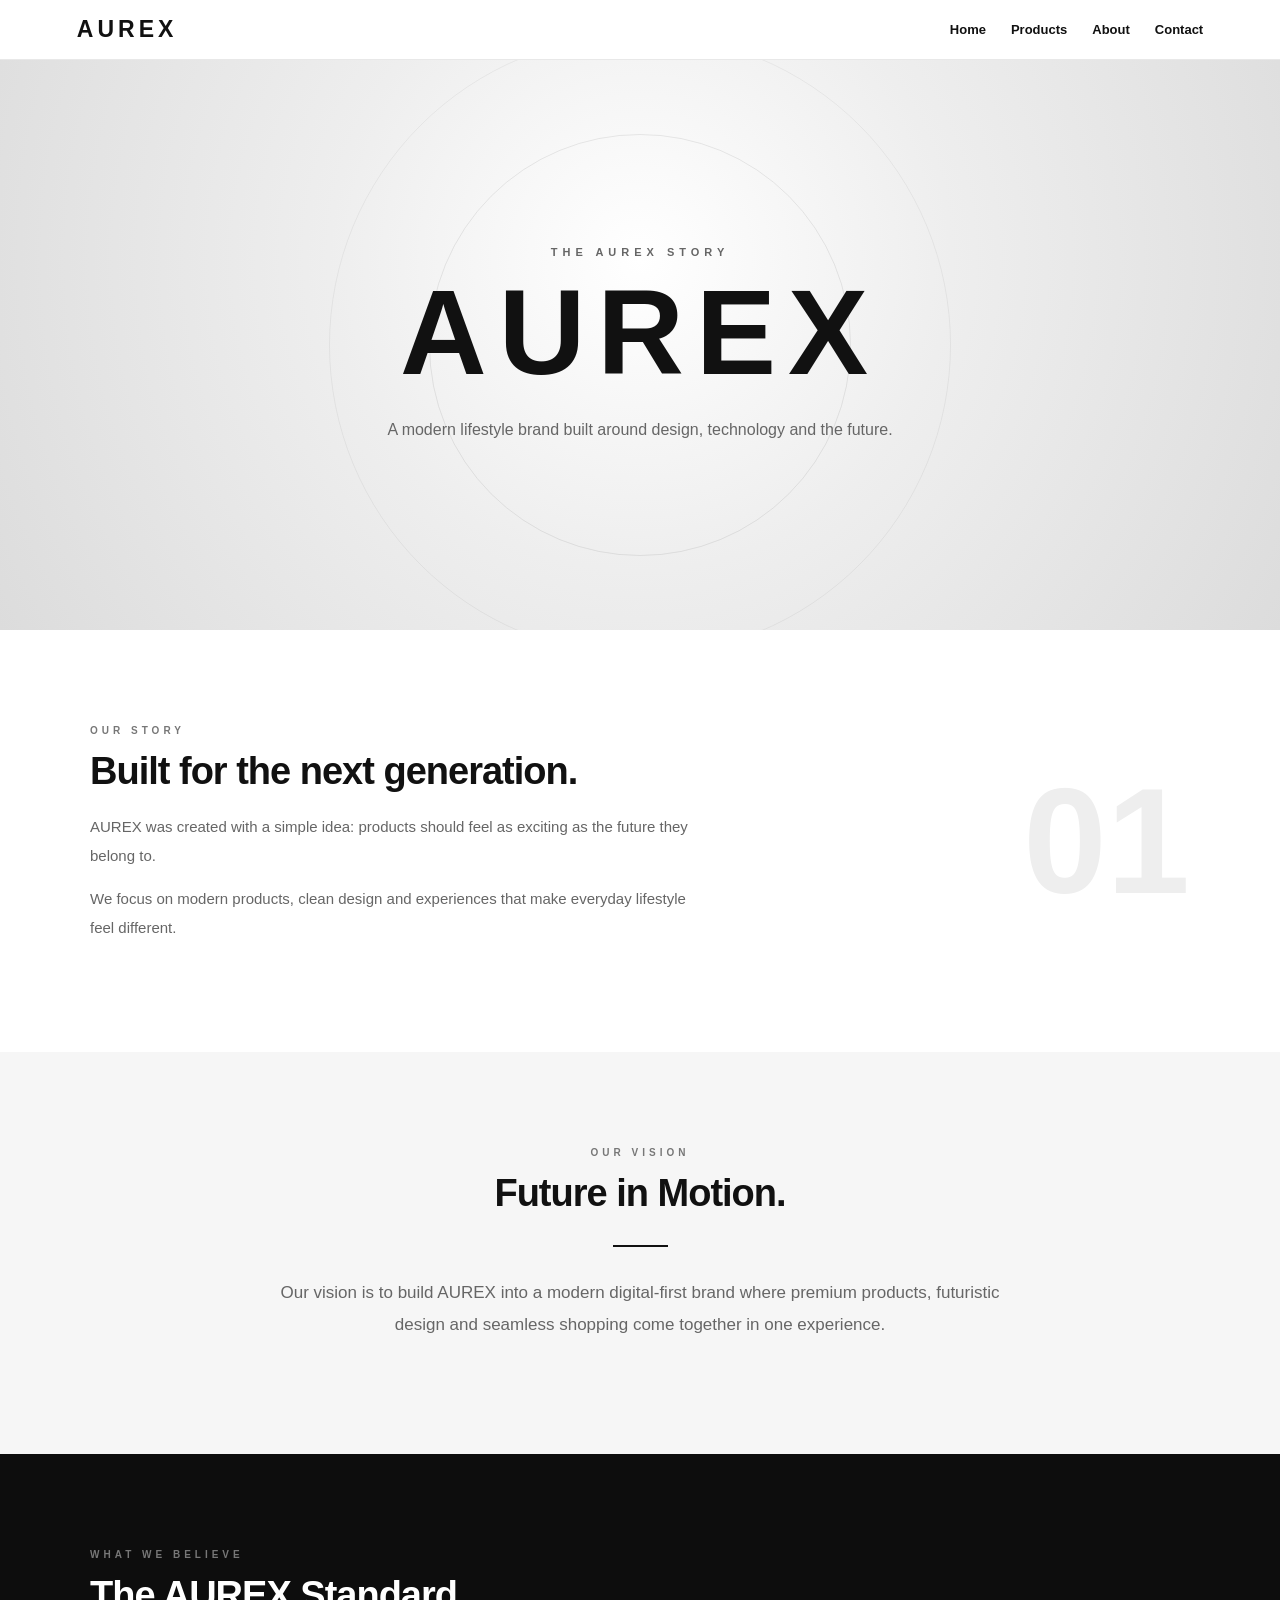
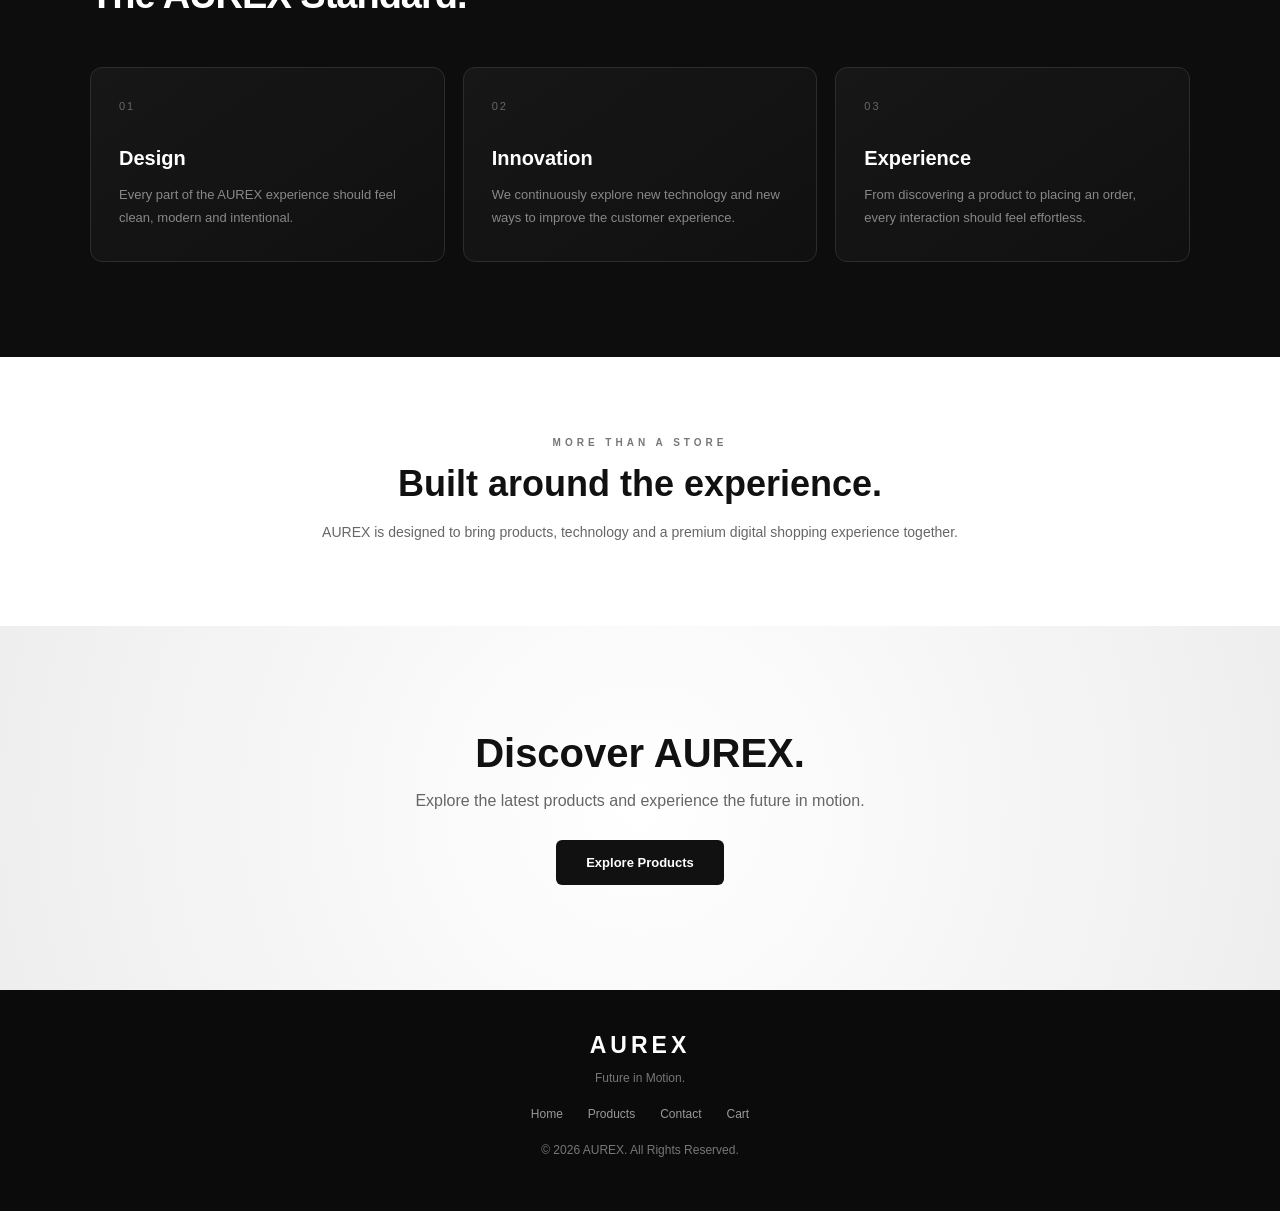
<file: about.html>
<!DOCTYPE html>
<html lang="en">

<head>

<meta charset="UTF-8">

<meta name="viewport"
content="width=device-width, initial-scale=1.0">

<title>About — AUREX</title>

<style>

* {
    box-sizing: border-box;
}

html {
    scroll-behavior: smooth;
}

body {
    margin: 0;
    font-family: Arial, sans-serif;
    background: #f6f6f6;
    color: #111;
}


/* =========================
   NAVBAR
========================= */

.navbar {
    position: sticky;
    top: 0;
    z-index: 1000;

    background: rgba(255,255,255,0.92);
    backdrop-filter: blur(12px);

    border-bottom: 1px solid #e8e8e8;

    padding: 16px 6%;

    display: flex;
    align-items: center;
    justify-content: space-between;
}

.logo {
    font-size: 23px;
    font-weight: 900;
    letter-spacing: 4px;
}

.navbar nav {
    display: flex;
    gap: 25px;
}

.navbar nav a {
    color: #111;
    text-decoration: none;
    font-size: 13px;
    font-weight: 600;

    transition: 0.25s;
}

.navbar nav a:hover {
    opacity: 0.45;
}


/* =========================
   HERO
========================= */

.about-hero {

    min-height: 570px;

    display: flex;
    align-items: center;
    justify-content: center;

    text-align: center;

    padding: 80px 20px;

    position: relative;
    overflow: hidden;

    background:
        radial-gradient(
            circle at 50% 35%,
            #ffffff 0%,
            #eeeeee 42%,
            #dcdcdc 100%
        );
}

.about-hero::before {

    content: "";

    position: absolute;

    width: 420px;
    height: 420px;

    border: 1px solid rgba(0,0,0,0.08);

    border-radius: 50%;

    animation: rotateRing 18s linear infinite;
}

.about-hero::after {

    content: "";

    position: absolute;

    width: 620px;
    height: 620px;

    border: 1px solid rgba(0,0,0,0.05);

    border-radius: 50%;

    animation: rotateRingReverse 25s linear infinite;
}

@keyframes rotateRing {

    from {
        transform: rotate(0deg);
    }

    to {
        transform: rotate(360deg);
    }

}

@keyframes rotateRingReverse {

    from {
        transform: rotate(360deg);
    }

    to {
        transform: rotate(0deg);
    }

}

.about-hero-content {

    position: relative;
    z-index: 2;

    max-width: 850px;
}

.about-label {

    font-size: 11px;

    font-weight: bold;

    letter-spacing: 5px;

    color: #666;

    margin-bottom: 20px;
}

.about-hero h1 {

    margin: 0;

    font-size: clamp(55px, 11vw, 120px);

    letter-spacing: 12px;

    font-weight: 900;

    line-height: 0.9;
}

.about-hero p {

    max-width: 620px;

    margin: 30px auto 0;

    color: #666;

    font-size: 16px;

    line-height: 1.8;
}


/* =========================
   COMMON
========================= */

.about-section {

    max-width: 1100px;

    margin: auto;

    padding: 95px 25px;
}

.section-label {

    font-size: 10px;

    letter-spacing: 4px;

    font-weight: bold;

    color: #777;

    margin-bottom: 14px;
}

.about-section h2 {

    margin: 0 0 20px;

    font-size: 38px;

    letter-spacing: -1px;
}

.about-section p {

    color: #666;

    line-height: 1.9;

    font-size: 15px;

    max-width: 760px;
}


/* =========================
   STORY
========================= */

.story-section {

    background: #fff;

    max-width: none;
}

.story-grid {

    max-width: 1100px;

    margin: auto;

    display: grid;

    grid-template-columns: 1.2fr 0.8fr;

    gap: 80px;

    align-items: center;
}

.story-number {

    font-size: 150px;

    font-weight: 900;

    color: #eeeeee;

    line-height: 1;

    text-align: right;

    user-select: none;
}


/* =========================
   VISION
========================= */

.vision-section {

    text-align: center;

    background: #f6f6f6;
}

.vision-section p {

    margin-left: auto;

    margin-right: auto;

    font-size: 17px;

    max-width: 720px;
}

.vision-line {

    width: 55px;

    height: 2px;

    background: #111;

    margin: 30px auto;
}


/* =========================
   VALUES
========================= */

.values-section {

    max-width: none;

    background: #0d0d0d;

    color: #fff;

    padding-left: 6%;

    padding-right: 6%;
}

.values-inner {

    max-width: 1100px;

    margin: auto;
}

.values-section .section-label {

    color: #777;
}

.values-section h2 {

    margin-bottom: 50px;
}

.values-grid {

    display: grid;

    grid-template-columns:
        repeat(3, 1fr);

    gap: 18px;
}

.value-card {

    border: 1px solid #2d2d2d;

    padding: 32px 28px;

    border-radius: 12px;

    background:
        linear-gradient(
            145deg,
            #171717,
            #101010
        );

    transition: 0.3s;
}

.value-card:hover {

    transform: translateY(-7px);

    border-color: #555;
}

.value-number {

    font-size: 11px;

    color: #666;

    margin-bottom: 35px;

    letter-spacing: 2px;
}

.value-card h3 {

    margin: 0 0 13px;

    font-size: 20px;
}

.value-card p {

    color: #888;

    font-size: 13px;

    line-height: 1.8;

    margin: 0;
}


/* =========================
   EXPERIENCE STRIP
========================= */

.experience {

    background: #fff;

    padding: 80px 20px;

    text-align: center;
}

.experience-label {

    font-size: 10px;

    letter-spacing: 4px;

    color: #777;

    font-weight: bold;
}

.experience h2 {

    font-size: 36px;

    margin: 15px 0;
}

.experience p {

    max-width: 650px;

    margin: auto;

    color: #666;

    line-height: 1.8;

    font-size: 14px;
}


/* =========================
   CTA
========================= */

.about-cta {

    text-align: center;

    padding: 105px 20px;

    background:
        radial-gradient(
            circle at center,
            #ffffff,
            #eeeeee
        );
}

.about-cta h2 {

    font-size: 40px;

    margin: 0 0 12px;
}

.about-cta p {

    color: #666;

    margin-bottom: 30px;
}

.cta-button {

    display: inline-block;

    background: #111;

    color: #fff;

    text-decoration: none;

    padding: 15px 30px;

    border-radius: 6px;

    font-size: 13px;

    font-weight: bold;

    transition: 0.25s;
}

.cta-button:hover {

    transform: translateY(-2px);

    opacity: 0.82;
}


/* =========================
   FOOTER
========================= */

.about-footer {

    background: #0b0b0b;

    color: #fff;

    text-align: center;

    padding: 42px 20px;
}

.footer-logo {

    font-size: 23px;

    font-weight: 900;

    letter-spacing: 4px;
}

.about-footer p {

    color: #777;

    font-size: 12px;
}

.footer-links {

    display: flex;

    justify-content: center;

    gap: 25px;

    margin: 22px 0;
}

.footer-links a {

    color: #999;

    text-decoration: none;

    font-size: 12px;

    transition: 0.2s;
}

.footer-links a:hover {

    color: #fff;
}

.copyright {

    margin-top: 22px;
}


/* =========================
   MOBILE
========================= */

@media (max-width: 700px) {

    .navbar {

        padding: 15px 20px;

        flex-direction: column;

        gap: 15px;
    }

    .navbar nav {

        gap: 14px;

        flex-wrap: wrap;

        justify-content: center;
    }

    .navbar nav a {

        font-size: 12px;
    }

    .about-hero {

        min-height: 470px;

        padding: 60px 20px;
    }

    .about-hero::before {

        width: 280px;

        height: 280px;
    }

    .about-hero::after {

        width: 400px;

        height: 400px;
    }

    .about-hero h1 {

        font-size: 55px;

        letter-spacing: 6px;
    }

    .about-hero p {

        font-size: 14px;
    }

    .about-section {

        padding: 65px 20px;
    }

    .about-section h2 {

        font-size: 29px;
    }

    .story-grid {

        grid-template-columns: 1fr;

        gap: 25px;
    }

    .story-number {

        font-size: 85px;

        text-align: left;
    }

    .values-section {

        padding-left: 20px;

        padding-right: 20px;
    }

    .values-grid {

        grid-template-columns: 1fr;
    }

    .experience {

        padding: 65px 20px;
    }

    .experience h2 {

        font-size: 29px;
    }

    .about-cta {

        padding: 75px 20px;
    }

    .about-cta h2 {

        font-size: 30px;
    }

    .footer-links {

        gap: 18px;
    }

}

</style>

</head>


<body>


<!-- NAVBAR -->

<header class="navbar">

    <div class="logo">
        AUREX
    </div>

    <nav>

        <a href="index.html">
            Home
        </a>

        <a href="products.html">
            Products
        </a>

        <a href="about.html">
            About
        </a>

        <a href="contact.html">
            Contact
        </a>

    </nav>

</header>


<!-- HERO -->

<section class="about-hero">

    <div class="about-hero-content">

        <div class="about-label">
            THE AUREX STORY
        </div>

        <h1>
            AUREX
        </h1>

        <p>
            A modern lifestyle brand built around
            design, technology and the future.
        </p>

    </div>

</section>


<!-- STORY -->

<section class="about-section story-section">

    <div class="story-grid">

        <div>

            <div class="section-label">
                OUR STORY
            </div>

            <h2>
                Built for the next generation.
            </h2>

            <p>
                AUREX was created with a simple idea:
                products should feel as exciting as
                the future they belong to.
            </p>

            <p>
                We focus on modern products,
                clean design and experiences that
                make everyday lifestyle feel
                different.
            </p>

        </div>

        <div class="story-number">
            01
        </div>

    </div>

</section>


<!-- VISION -->

<section class="about-section vision-section">

    <div class="section-label">
        OUR VISION
    </div>

    <h2>
        Future in Motion.
    </h2>

    <div class="vision-line"></div>

    <p>
        Our vision is to build AUREX into a
        modern digital-first brand where
        premium products, futuristic design
        and seamless shopping come together
        in one experience.
    </p>

</section>


<!-- VALUES -->

<section class="about-section values-section">

    <div class="values-inner">

        <div class="section-label">
            WHAT WE BELIEVE
        </div>

        <h2>
            The AUREX Standard.
        </h2>

        <div class="values-grid">

            <div class="value-card">

                <div class="value-number">
                    01
                </div>

                <h3>
                    Design
                </h3>

                <p>
                    Every part of the AUREX
                    experience should feel clean,
                    modern and intentional.
                </p>

            </div>


            <div class="value-card">

                <div class="value-number">
                    02
                </div>

                <h3>
                    Innovation
                </h3>

                <p>
                    We continuously explore new
                    technology and new ways to
                    improve the customer experience.
                </p>

            </div>


            <div class="value-card">

                <div class="value-number">
                    03
                </div>

                <h3>
                    Experience
                </h3>

                <p>
                    From discovering a product to
                    placing an order, every interaction
                    should feel effortless.
                </p>

            </div>

        </div>

    </div>

</section>


<!-- EXPERIENCE -->

<section class="experience">

    <div class="experience-label">
        MORE THAN A STORE
    </div>

    <h2>
        Built around the experience.
    </h2>

    <p>
        AUREX is designed to bring products,
        technology and a premium digital
        shopping experience together.
    </p>

</section>


<!-- CTA -->

<section class="about-cta">

    <h2>
        Discover AUREX.
    </h2>

    <p>
        Explore the latest products and
        experience the future in motion.
    </p>

    <a
    href="products.html"
    class="cta-button">

        Explore Products

    </a>

</section>


<!-- FOOTER -->

<footer class="about-footer">

    <div class="footer-logo">
        AUREX
    </div>

    <p>
        Future in Motion.
    </p>

    <div class="footer-links">

        <a href="index.html">
            Home
        </a>

        <a href="products.html">
            Products
        </a>

        <a href="contact.html">
            Contact
        </a>

        <a href="cart.html">
            Cart
        </a>

    </div>

    <p class="copyright">
        © 2026 AUREX. All Rights Reserved.
    </p>

</footer>
<link rel="stylesheet" href="bottom-nav.css">
<script src="bottom-nav.js"></script>

</body>

</html>
</file>
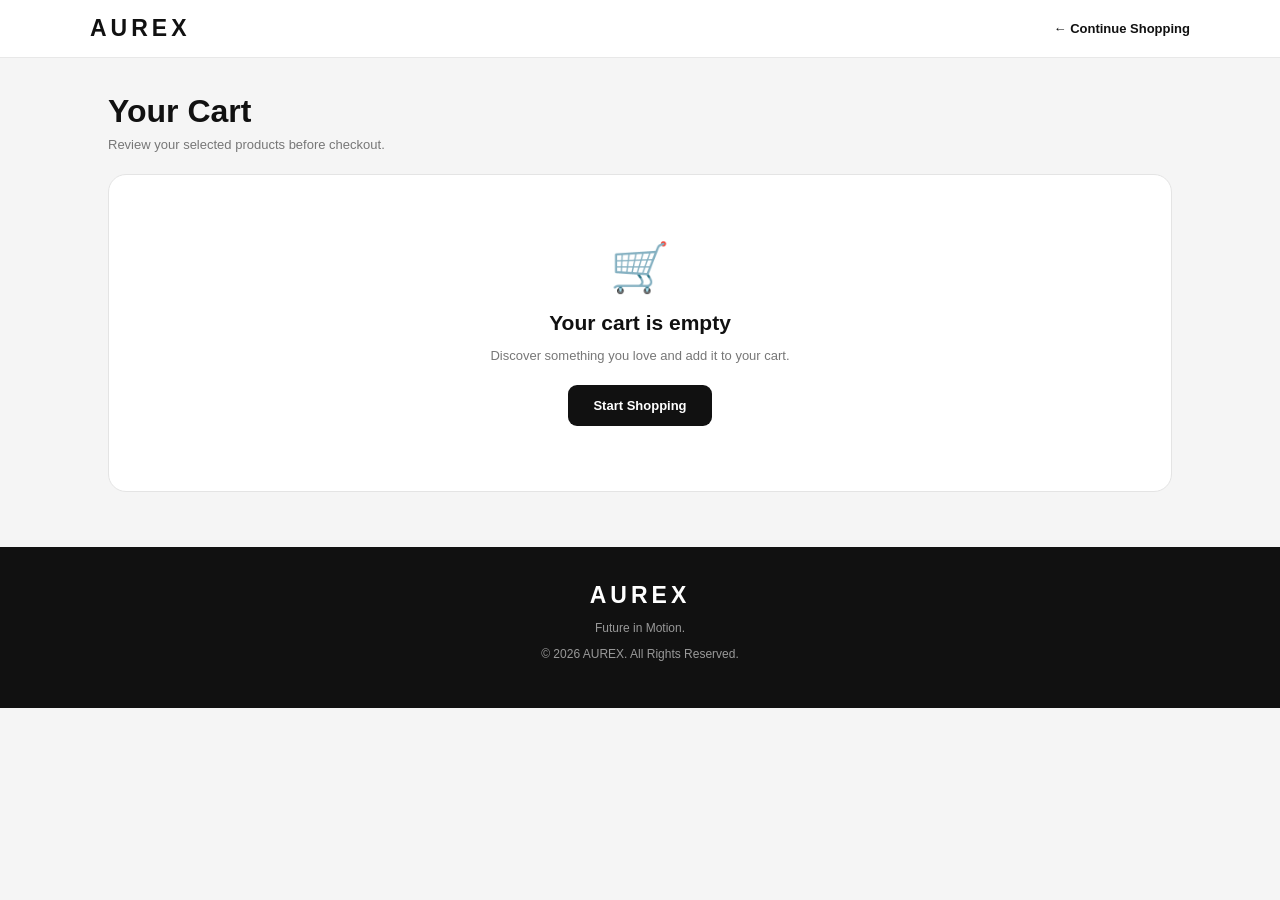
<file: cart.html>
<!DOCTYPE html>
<html lang="en">

<head>

<meta charset="UTF-8">

<meta
name="viewport"
content="width=device-width, initial-scale=1.0">

<title>AUREX — Cart</title>

<style>

* {
    box-sizing: border-box;
}

body {

    margin: 0;

    font-family:
        Arial,
        Helvetica,
        sans-serif;

    background: #f5f5f5;

    color: #111;

}


/* ================================
   HEADER
================================ */

.cart-header {

    background: #fff;

    border-bottom:
        1px solid #e8e8e8;

    padding: 15px 5%;

    position: sticky;

    top: 0;

    z-index: 100;

}

.cart-header-row {

    max-width: 1100px;

    margin: auto;

    display: flex;

    align-items: center;

    justify-content: space-between;

}

.cart-logo {

    color: #111;

    text-decoration: none;

    font-size: 23px;

    font-weight: 900;

    letter-spacing: 4px;

}

.cart-back {

    color: #111;

    text-decoration: none;

    font-size: 13px;

    font-weight: 700;

}


/* ================================
   MAIN
================================ */

.cart-wrapper {

    max-width: 1100px;

    margin: 35px auto;

    padding: 0 18px;

}

.cart-title {

    margin-bottom: 22px;

}

.cart-title h1 {

    margin: 0;

    font-size: 32px;

}

.cart-title p {

    margin: 7px 0 0;

    color: #777;

    font-size: 13px;

}


/* ================================
   EMPTY CART
================================ */

.empty-cart {

    background: #fff;

    border:
        1px solid #e4e4e4;

    border-radius: 18px;

    padding: 65px 20px;

    text-align: center;

}

.empty-cart-icon {

    font-size: 48px;

    margin-bottom: 15px;

}

.empty-cart h2 {

    margin: 0 0 8px;

    font-size: 21px;

}

.empty-cart p {

    color: #777;

    font-size: 13px;

    margin-bottom: 22px;

}

.shop-button {

    display: inline-block;

    background: #111;

    color: #fff;

    text-decoration: none;

    padding: 13px 25px;

    border-radius: 9px;

    font-size: 13px;

    font-weight: 800;

}


/* ================================
   CART CONTENT
================================ */

.cart-content {

    display: grid;

    grid-template-columns:
        1fr 330px;

    gap: 20px;

}

.cart-items {

    display: grid;

    gap: 12px;

}


/* ================================
   CART ITEM
================================ */

.cart-item {

    background: #fff;

    border:
        1px solid #e5e5e5;

    border-radius: 16px;

    padding: 14px;

    display: grid;

    grid-template-columns:
        105px 1fr auto;

    gap: 15px;

    align-items: center;

    transition: .2s ease;

}

.cart-item:hover {

    box-shadow:
        0 10px 30px
        rgba(0,0,0,.07);

}

.cart-item-image {

    width: 105px;

    height: 105px;

    object-fit: contain;

    background: #f5f5f5;

    border-radius: 12px;

}

.cart-item-name {

    margin: 0 0 6px;

    font-size: 16px;

}

.cart-item-price {

    margin: 0;

    font-size: 15px;

    font-weight: 800;

}

.cart-item-size {

    display: inline-block;

    margin-top: 8px;

    padding: 5px 9px;

    border-radius: 6px;

    background: #f1f1f1;

    color: #555;

    font-size: 11px;

}


/* ================================
   QUANTITY
================================ */

.quantity-box {

    display: flex;

    align-items: center;

    gap: 8px;

    margin-top: 12px;

}

.quantity-button {

    width: 30px;

    height: 30px;

    border:
        1px solid #ccc;

    background: #fff;

    border-radius: 7px;

    cursor: pointer;

    font-weight: 800;

}

.quantity-number {

    min-width: 22px;

    text-align: center;

    font-size: 13px;

    font-weight: 700;

}


/* ================================
   REMOVE
================================ */

.remove-button {

    border: none;

    background: transparent;

    color: #777;

    cursor: pointer;

    font-size: 12px;

    font-weight: 600;

}

.remove-button:hover {

    color: #111;

}


/* ================================
   SUMMARY
================================ */

.cart-summary {

    background: #fff;

    border:
        1px solid #e4e4e4;

    border-radius: 16px;

    padding: 22px;

    height: fit-content;

    position: sticky;

    top: 90px;

}

.cart-summary h2 {

    margin: 0 0 20px;

    font-size: 19px;

}

.summary-row {

    display: flex;

    justify-content: space-between;

    margin-bottom: 13px;

    font-size: 14px;

}

.summary-total {

    border-top:
        1px solid #eee;

    padding-top: 16px;

    margin-top: 17px;

    font-size: 18px;

    font-weight: 900;

}

.checkout-button {

    width: 100%;

    margin-top: 17px;

    padding: 15px;

    background: #111;

    color: #fff;

    border: none;

    border-radius: 10px;

    font-size: 14px;

    font-weight: 800;

    cursor: pointer;

    transition: .2s ease;

}

.checkout-button:hover {

    background: #292929;

    transform:
        translateY(-1px);

}

.checkout-button:disabled {

    opacity: .45;

    cursor: not-allowed;

}


/* ================================
   TRUST
================================ */

.cart-trust {

    margin-top: 15px;

    padding: 13px;

    background: #f7f7f7;

    border-radius: 10px;

    text-align: center;

    font-size: 11px;

    color: #777;

}


/* ================================
   FOOTER
================================ */

.cart-footer {

    margin-top: 55px;

    background: #111;

    color: #fff;

    text-align: center;

    padding: 35px 20px;

}

.cart-footer-logo {

    font-size: 23px;

    font-weight: 900;

    letter-spacing: 4px;

}

.cart-footer p {

    color: #999;

    font-size: 12px;

}


/* ================================
   PREMIUM TOAST
================================ */

#aurexToast {

    position: fixed;

    top: 20px;

    right: 20px;

    width:
        min(380px, calc(100% - 30px));

    background:
        rgba(20,20,20,.97);

    color: #fff;

    border:
        1px solid
        rgba(255,255,255,.12);

    border-radius: 16px;

    padding: 15px;

    display: flex;

    align-items: center;

    gap: 13px;

    z-index: 99999;

    box-shadow:
        0 20px 60px
        rgba(0,0,0,.35);

    transform:
        translateX(120%);

    opacity: 0;

    transition:
        .35s cubic-bezier(.2,.8,.2,1);

}

#aurexToast.show {

    transform:
        translateX(0);

    opacity: 1;

}

.toast-icon {

    width: 39px;

    height: 39px;

    min-width: 39px;

    border-radius: 50%;

    background: #fff;

    color: #111;

    display: flex;

    align-items: center;

    justify-content: center;

    font-size: 19px;

    font-weight: 900;

}

.toast-content {

    flex: 1;

}

.toast-content strong {

    display: block;

    font-size: 14px;

    margin-bottom: 4px;

}

.toast-content span {

    display: block;

    color: #aaa;

    font-size: 12px;

    line-height: 1.4;

}

.toast-close {

    border: none;

    background: transparent;

    color: #777;

    font-size: 22px;

    cursor: pointer;

}


/* ================================
   MOBILE
================================ */

@media(max-width:750px) {

    .cart-content {

        grid-template-columns: 1fr;

    }

    .cart-summary {

        position: static;

    }

    .cart-item {

        grid-template-columns:
            80px 1fr;

    }

    .cart-item-image {

        width: 80px;

        height: 80px;

    }

    .remove-button {

        grid-column: 2;

        justify-self: start;

    }

    .cart-title h1 {

        font-size: 27px;

    }

}

</style>

</head>


<body>


<header class="cart-header">

<div class="cart-header-row">

<a
href="index.html"
class="cart-logo">

AUREX

</a>

<a
href="products.html"
class="cart-back">

← Continue Shopping

</a>

</div>

</header>


<main class="cart-wrapper">


<div class="cart-title">

<h1>Your Cart</h1>

<p>
Review your selected products before checkout.
</p>

</div>


<div
id="emptyCart"
class="empty-cart">

<div class="empty-cart-icon">
🛒
</div>

<h2>
Your cart is empty
</h2>

<p>
Discover something you love and add it to your cart.
</p>

<a
href="products.html"
class="shop-button">

Start Shopping

</a>

</div>


<div
id="cartContent"
class="cart-content"
style="display:none;">

<div
id="cartItems"
class="cart-items">
</div>


<div class="cart-summary">

<h2>
Order Summary
</h2>


<div class="summary-row">

<span>
Subtotal
</span>

<strong id="subtotal">
₹0
</strong>

</div>


<div class="summary-row">

<span>
Delivery
</span>

<strong>
FREE
</strong>

</div>


<div
class="summary-row summary-total">

<span>
Total
</span>

<strong id="total">
₹0
</strong>

</div>


<button
id="checkoutButton"
class="checkout-button">

Proceed to Checkout

</button>


<div class="cart-trust">

🔒 Secure checkout &nbsp; • &nbsp;
🚚 Fast delivery

</div>

</div>

</div>

</main>


<footer class="cart-footer">

<div class="cart-footer-logo">
AUREX
</div>

<p>
Future in Motion.
</p>

<p>
© 2026 AUREX. All Rights Reserved.
</p>

</footer>


<script>

/* =========================================
   LOAD CART
========================================= */

var cart = [];

try {

    cart = JSON.parse(
        localStorage.getItem("aurexCart") || "[]"
    );

} catch (error) {

    cart = [];

}


/* =========================================
   SAVE CART
========================================= */

function saveCart() {

    localStorage.setItem(
        "aurexCart",
        JSON.stringify(cart)
    );

}


/* =========================================
   PREMIUM TOAST

   No typed parameters.
   This avoids Acode's
   TypeScript 7044 warning.
========================================= */

function showToast() {

    var title =
        arguments[0] || "AUREX";

    var message =
        arguments[1] || "";


    var oldToast =
        document.getElementById(
            "aurexToast"
        );


    if (oldToast) {

        oldToast.remove();

    }


    var toast =
        document.createElement("div");


    toast.id =
        "aurexToast";


    toast.innerHTML =

        '<div class="toast-icon">✓</div>' +

        '<div class="toast-content">' +

        '<strong>' +
        title +
        '</strong>' +

        '<span>' +
        message +
        '</span>' +

        '</div>' +

        '<button class="toast-close">' +
        '×' +
        '</button>';


    document.body.appendChild(
        toast
    );


    requestAnimationFrame(
        function() {

            toast.classList.add(
                "show"
            );

        }
    );


    toast
    .querySelector(
        ".toast-close"
    )
    .addEventListener(
        "click",
        function() {

            closeToast();

        }
    );


    setTimeout(
        function() {

            closeToast();

        },
        3000
    );

}


/* =========================================
   CLOSE TOAST
========================================= */

function closeToast() {

    var toast =
        document.getElementById(
            "aurexToast"
        );


    if (!toast) {

        return;

    }


    toast.classList.remove(
        "show"
    );


    setTimeout(
        function() {

            if (
                toast &&
                toast.parentNode
            ) {

                toast.remove();

            }

        },
        350
    );

}


/* =========================================
   RENDER CART
========================================= */

function renderCart() {

    var emptyCart =
        document.getElementById(
            "emptyCart"
        );

    var cartContent =
        document.getElementById(
            "cartContent"
        );

    var cartItems =
        document.getElementById(
            "cartItems"
        );

    var subtotal =
        document.getElementById(
            "subtotal"
        );

    var total =
        document.getElementById(
            "total"
        );


    cartItems.innerHTML =
        "";


    if (
        !Array.isArray(cart) ||
        cart.length === 0
    ) {

        emptyCart.style.display =
            "block";

        cartContent.style.display =
            "none";

        return;

    }


    emptyCart.style.display =
        "none";

    cartContent.style.display =
        "grid";


    var totalPrice =
        0;


    for (
        var i = 0;
        i < cart.length;
        i++
    ) {

        var item =
            cart[i];


        var price =
            Number(item.price) || 0;


        var quantity =
            Number(item.quantity) || 1;


        totalPrice +=
            price * quantity;


        var itemElement =
            document.createElement(
                "div"
            );


        itemElement.className =
            "cart-item";


        var itemName =
            item.name ||
            "AUREX Product";


        var itemImage =
            item.image ||
            "";


        var sizeHTML =
            "";


        if (item.size) {

            sizeHTML =

                '<span class="cart-item-size">' +

                'Size: ' +

                item.size +

                '</span>';

        }


        itemElement.innerHTML =

            '<img ' +

            'class="cart-item-image" ' +

            'src="' +
            itemImage +
            '" ' +

            'alt="' +
            itemName +
            '">' +


            '<div>' +

            '<h3 class="cart-item-name">' +

            itemName +

            '</h3>' +


            '<p class="cart-item-price">' +

            '₹' +
            price +

            '</p>' +


            sizeHTML +


            '<div class="quantity-box">' +

            '<button ' +

            'class="quantity-button" ' +

            'data-index="' +
            i +
            '" ' +

            'data-change="-1">' +

            '−' +

            '</button>' +


            '<span class="quantity-number">' +

            quantity +

            '</span>' +


            '<button ' +

            'class="quantity-button" ' +

            'data-index="' +
            i +
            '" ' +

            'data-change="1">' +

            '+' +

            '</button>' +

            '</div>' +

            '</div>' +


            '<button ' +

            'class="remove-button" ' +

            'data-remove="' +
            i +
            '">' +

            'Remove' +

            '</button>';


        cartItems.appendChild(
            itemElement
        );

    }


    subtotal.textContent =
        "₹" +
        totalPrice;


    total.textContent =
        "₹" +
        totalPrice;


    /* ================================
       QUANTITY
    ================================ */

    var quantityButtons =
        document.querySelectorAll(
            ".quantity-button"
        );


    for (
        var q = 0;
        q < quantityButtons.length;
        q++
    ) {

        quantityButtons[q]
        .addEventListener(
            "click",
            function() {

                var index =
                    Number(
                        this.getAttribute(
                            "data-index"
                        )
                    );


                var change =
                    Number(
                        this.getAttribute(
                            "data-change"
                        )
                    );


                if (
                    !cart[index]
                ) {

                    return;

                }


                cart[index].quantity =
                    Number(
                        cart[index].quantity
                    ) +
                    change;


                if (
                    cart[index].quantity <= 0
                ) {

                    var removedName =
                        cart[index].name ||
                        "Product";


                    cart.splice(
                        index,
                        1
                    );


                    showToast(
                        "Removed from Cart",
                        removedName +
                        " has been removed."
                    );

                }


                saveCart();

                renderCart();

            }
        );

    }


    /* ================================
       REMOVE
    ================================ */

    var removeButtons =
        document.querySelectorAll(
            ".remove-button"
        );


    for (
        var r = 0;
        r < removeButtons.length;
        r++
    ) {

        removeButtons[r]
        .addEventListener(
            "click",
            function() {

                var index =
                    Number(
                        this.getAttribute(
                            "data-remove"
                        )
                    );


                if (
                    !cart[index]
                ) {

                    return;

                }


                var name =
                    cart[index].name ||
                    "Product";


                cart.splice(
                    index,
                    1
                );


                saveCart();

                renderCart();


                showToast(
                    "Removed from Cart",
                    name +
                    " has been removed."
                );

            }
        );

    }

}


/* =========================================
   CHECKOUT
========================================= */

var checkoutButton =
    document.getElementById(
        "checkoutButton"
    );


checkoutButton.addEventListener(
    "click",
    function() {


        if (
            !cart ||
            cart.length === 0
        ) {

            showToast(
                "Your Cart is Empty",
                "Add a product before checkout."
            );

            return;

        }


        saveCart();


        showToast(
            "Checkout Ready",
            "Taking you to secure checkout..."
        );


        setTimeout(
            function() {

                window.location.href =
                    "checkout.html";

            },
            700
        );

    }
);


/* =========================================
   START
========================================= */

renderCart();

</script>
<link rel="stylesheet" href="bottom-nav.css">
<script src="bottom-nav.js"></script>

</body>

</html>
</file>
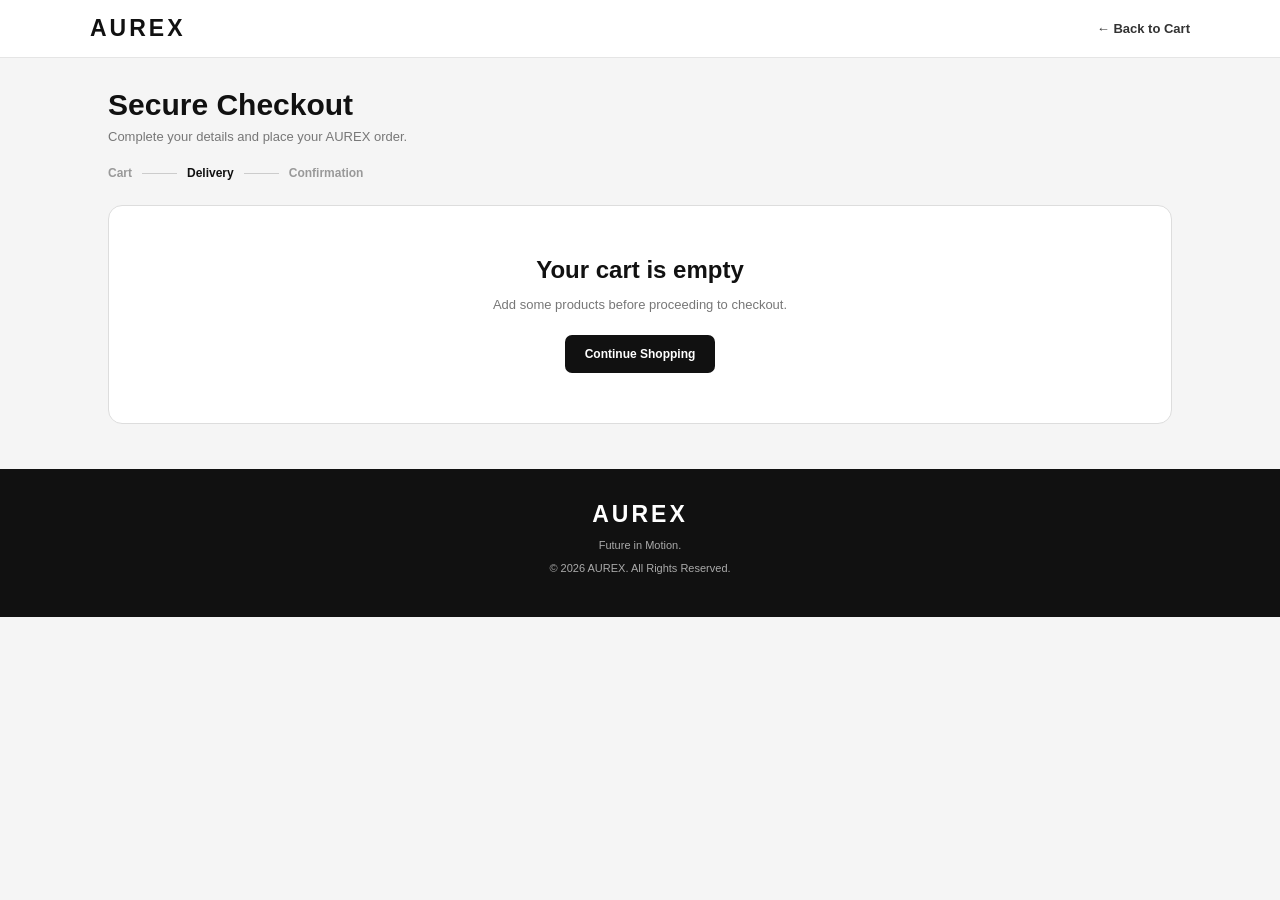
<file: checkout.html>
<!DOCTYPE html>
<html lang="en">

<head>

<meta charset="UTF-8">
<meta name="viewport" content="width=device-width, initial-scale=1.0">

<title>AUREX — Secure Checkout</title>

<style>

*{
    box-sizing:border-box;
}

body{
    margin:0;
    font-family:Arial,sans-serif;
    background:#f5f5f5;
    color:#111;
}

/* HEADER */

.checkout-header{
    background:#fff;
    border-bottom:1px solid #e5e5e5;
    padding:15px 5%;
}

.checkout-header-row{
    max-width:1100px;
    margin:auto;

    display:flex;
    align-items:center;
    justify-content:space-between;
}

.logo{
    text-decoration:none;
    color:#111;
    font-size:23px;
    font-weight:900;
    letter-spacing:3px;
}

.back-cart{
    text-decoration:none;
    color:#333;
    font-size:13px;
    font-weight:bold;
}

/* MAIN */

.checkout-wrapper{
    max-width:1100px;
    margin:30px auto;
    padding:0 18px;
}

.checkout-heading{
    margin-bottom:22px;
}

.checkout-heading h1{
    margin:0;
    font-size:30px;
}

.checkout-heading p{
    margin:7px 0 0;
    color:#777;
    font-size:13px;
}

/* STEPS */

.checkout-steps{
    display:flex;
    align-items:center;
    gap:10px;
    margin-bottom:25px;
    font-size:12px;
}

.step{
    color:#999;
    font-weight:bold;
}

.step.active{
    color:#111;
}

.step-line{
    width:35px;
    height:1px;
    background:#ccc;
}

/* LAYOUT */

.checkout-layout{
    display:grid;
    grid-template-columns:1fr 370px;
    gap:20px;
}

/* BOX */

.checkout-box{
    background:#fff;
    border:1px solid #e3e3e3;
    border-radius:14px;
    padding:23px;
}

.checkout-box h2{
    margin:0 0 20px;
    font-size:19px;
}

/* FORM */

.form-group{
    margin-bottom:16px;
}

.form-group label{
    display:block;
    margin-bottom:7px;
    font-size:12px;
    font-weight:800;
}

.form-group input,
.form-group textarea{
    width:100%;
    padding:13px;
    border:1px solid #d5d5d5;
    border-radius:8px;
    outline:none;
    font-size:13px;
    font-family:Arial,sans-serif;
}

.form-group input:focus,
.form-group textarea:focus{
    border-color:#111;
}

.form-group textarea{
    min-height:90px;
    resize:vertical;
}

/* PAYMENT */

.payment-option{
    border:1px solid #111;
    border-radius:9px;
    padding:15px;

    display:flex;
    align-items:center;
    gap:10px;

    background:#fafafa;
}

.payment-option input{
    accent-color:#111;
}

.payment-title{
    font-size:13px;
    font-weight:bold;
}

.payment-subtitle{
    color:#777;
    font-size:11px;
    margin-top:3px;
}

/* ORDER ITEMS */

.order-items{
    display:grid;
    gap:13px;
    margin-bottom:20px;
}

.order-item{
    display:flex;
    align-items:center;
    gap:11px;
}

.order-image{
    width:62px;
    height:62px;
    object-fit:contain;
    background:#f3f3f3;
    border-radius:8px;
}

.order-info{
    flex:1;
    min-width:0;
}

.order-name{
    margin:0 0 5px;
    font-size:13px;
    font-weight:bold;

    white-space:nowrap;
    overflow:hidden;
    text-overflow:ellipsis;
}

.order-quantity{
    margin:0;
    color:#777;
    font-size:11px;
}

.order-price{
    font-size:13px;
    font-weight:bold;
}

/* SUMMARY */

.summary-line{
    display:flex;
    justify-content:space-between;
    margin-top:13px;
    font-size:13px;
}

.free{
    color:#16803c;
    font-weight:bold;
}

.summary-total{
    border-top:1px solid #eee;
    margin-top:17px;
    padding-top:17px;

    font-size:19px;
    font-weight:900;
}

/* PLACE ORDER */

.place-order{
    width:100%;
    margin-top:20px;
    padding:15px;

    border:0;
    border-radius:9px;

    background:#111;
    color:#fff;

    font-size:14px;
    font-weight:800;

    cursor:pointer;
}

.place-order:hover{
    opacity:.92;
}

.place-order:active{
    transform:scale(.99);
}

/* TRUST */

.trust-box{
    margin-top:15px;

    display:grid;
    grid-template-columns:repeat(3,1fr);
    gap:8px;
}

.trust-item{
    border:1px solid #e5e5e5;
    border-radius:8px;
    padding:11px 5px;
    text-align:center;
    background:#fff;
}

.trust-item strong{
    display:block;
    font-size:11px;
}

.trust-item span{
    display:block;
    margin-top:3px;
    color:#888;
    font-size:9px;
}

/* SUCCESS */

.success-screen{
    display:none;
    max-width:700px;
    margin:40px auto;
    background:#fff;
    border:1px solid #e2e2e2;
    border-radius:18px;
    padding:45px 25px;
    text-align:center;
}

.success-circle{
    width:75px;
    height:75px;
    margin:0 auto 20px;

    border-radius:50%;

    background:#111;
    color:#fff;

    display:flex;
    align-items:center;
    justify-content:center;

    font-size:38px;
    font-weight:bold;
}

.success-screen h2{
    margin:0 0 8px;
    font-size:25px;
}

.success-screen > p{
    margin:0 auto 22px;
    max-width:500px;
    color:#777;
    font-size:13px;
    line-height:1.6;
}

.order-card{
    background:#f8f8f8;
    border:1px solid #e5e5e5;
    border-radius:11px;
    padding:17px;
    margin-bottom:20px;
}

.order-card-row{
    display:flex;
    justify-content:space-between;
    margin:8px 0;
    font-size:13px;
}

.order-card-row strong{
    font-weight:800;
}

.delivery-highlight{
    margin-top:15px;
    padding:13px;

    background:#f1f1f1;
    border-radius:8px;

    font-size:12px;
    font-weight:bold;
}

.success-buttons{
    display:flex;
    gap:10px;
    justify-content:center;
}

.success-button{
    display:inline-block;
    padding:12px 20px;
    border-radius:8px;

    background:#111;
    color:#fff;

    text-decoration:none;

    font-size:12px;
    font-weight:bold;
}

.success-button.secondary{
    background:#fff;
    color:#111;
    border:1px solid #111;
}

/* EMPTY */

.empty-cart{
    display:none;
    background:#fff;
    border:1px solid #ddd;
    border-radius:14px;
    padding:50px 20px;
    text-align:center;
}

.empty-cart h2{
    margin:0 0 8px;
}

.empty-cart p{
    color:#777;
    font-size:13px;
}

.empty-cart a{
    display:inline-block;
    margin-top:10px;
    padding:12px 20px;
    background:#111;
    color:#fff;
    text-decoration:none;
    border-radius:7px;
    font-size:12px;
    font-weight:bold;
}

/* FOOTER */

.checkout-footer{
    margin-top:45px;
    background:#111;
    color:#fff;
    text-align:center;
    padding:32px 20px;
}

.footer-logo{
    font-size:23px;
    font-weight:900;
    letter-spacing:3px;
}

.checkout-footer p{
    color:#aaa;
    font-size:11px;
}

/* MOBILE */

@media(max-width:750px){

    .checkout-wrapper{
        margin:20px auto;
        padding:0 12px;
    }

    .checkout-heading h1{
        font-size:25px;
    }

    .checkout-layout{
        grid-template-columns:1fr;
    }

    .checkout-box{
        padding:18px;
    }

    .trust-box{
        grid-template-columns:1fr;
    }

    .success-screen{
        margin:25px 12px;
        padding:35px 18px;
    }

    .success-buttons{
        flex-direction:column;
    }

    .success-button{
        width:100%;
    }

}

</style>

</head>


<body>


<header class="checkout-header">

<div class="checkout-header-row">

<a href="index.html" class="logo">
AUREX
</a>

<a href="cart.html" class="back-cart">
← Back to Cart
</a>

</div>

</header>



<main class="checkout-wrapper">


<div class="checkout-heading">

<h1>
Secure Checkout
</h1>

<p>
Complete your details and place your AUREX order.
</p>

</div>



<div class="checkout-steps">

<span class="step">
Cart
</span>

<span class="step-line"></span>

<span class="step active">
Delivery
</span>

<span class="step-line"></span>

<span class="step">
Confirmation
</span>

</div>



<div id="checkoutContent"
class="checkout-layout">


<!-- DELIVERY -->

<section class="checkout-box">

<h2>
Delivery Details
</h2>


<form id="checkoutForm">


<div class="form-group">

<label for="name">
FULL NAME
</label>

<input
id="name"
type="text"
placeholder="Enter your full name"
required>

</div>



<div class="form-group">

<label for="phone">
MOBILE NUMBER
</label>

<input
id="phone"
type="tel"
placeholder="10 digit mobile number"
maxlength="10"
inputmode="numeric"
required>

</div>



<div class="form-group">

<label for="address">
FULL ADDRESS
</label>

<textarea
id="address"
placeholder="House no., street, area..."
required></textarea>

</div>



<div class="form-group">

<label for="city">
CITY
</label>

<input
id="city"
type="text"
placeholder="Enter your city"
required>

</div>



<div class="form-group">

<label for="pincode">
PINCODE
</label>

<input
id="pincode"
type="text"
placeholder="6 digit pincode"
maxlength="6"
inputmode="numeric"
required>

</div>



<h2 style="margin-top:28px;">
Payment Method
</h2>


<div class="payment-option">

<input
type="radio"
id="cod"
name="payment"
value="COD"
checked>

<div>

<div class="payment-title">
Cash on Delivery
</div>

<div class="payment-subtitle">
Pay when your order arrives.
</div>

</div>

</div>



<button
type="submit"
class="place-order">

Place Order securely →

</button>


</form>


<div class="trust-box">

<div class="trust-item">

<strong>🔒 Secure</strong>

<span>Safe checkout</span>

</div>

<div class="trust-item">

<strong>🚚 Delivery</strong>

<span>Across India</span>

</div>

<div class="trust-item">

<strong>↩️ Returns</strong>

<span>Easy returns</span>

</div>

</div>


</section>



<!-- SUMMARY -->

<section class="checkout-box">

<h2>
Order Summary
</h2>


<div
id="orderItems"
class="order-items">
</div>


<div class="summary-line">

<span>
Subtotal
</span>

<span id="orderSubtotal">
₹0
</span>

</div>


<div class="summary-line">

<span>
Delivery
</span>

<span class="free">
FREE
</span>

</div>


<div class="summary-line summary-total">

<span>
Total
</span>

<span id="orderTotal">
₹0
</span>

</div>


</section>


</div>



<!-- EMPTY CART -->

<div
id="emptyCart"
class="empty-cart">

<h2>
Your cart is empty
</h2>

<p>
Add some products before proceeding to checkout.
</p>

<a href="products.html">
Continue Shopping
</a>

</div>



<!-- SUCCESS -->

<div
id="successScreen"
class="success-screen">


<div class="success-circle">
✓
</div>


<h2>
Order Confirmed!
</h2>


<p>
Thank you for choosing AUREX. Your order has been successfully placed and we're getting it ready for you.
</p>



<div class="order-card">


<div class="order-card-row">

<span>
Order ID
</span>

<strong id="successOrderId">
AUREX-000000
</strong>

</div>


<div class="order-card-row">

<span>
Payment
</span>

<strong>
Cash on Delivery
</strong>

</div>


<div class="order-card-row">

<span>
Amount
</span>

<strong id="successAmount">
₹0
</strong>

</div>


<div class="delivery-highlight">

🚚 Expected delivery:
<span id="deliveryDate">
Within 3–7 days
</span>

</div>


</div>



<div class="success-buttons">

<a
href="products.html"
class="success-button">

Continue Shopping

</a>


<a
href="index.html"
class="success-button secondary">

Back to Home

</a>

</div>


</div>


</main>



<footer class="checkout-footer">

<div class="footer-logo">
AUREX
</div>

<p>
Future in Motion.
</p>

<p>
© 2026 AUREX. All Rights Reserved.
</p>

</footer>



<script type="text/javascript">

// @ts-nocheck


/* =========================================
   LOAD CART
========================================= */

var cart = [];

try {

    cart = JSON.parse(
        localStorage.getItem("aurexCart") || "[]"
    );

    if (!Array.isArray(cart)) {
        cart = [];
    }

} catch (error) {

    cart = [];

}


/* =========================================
   ELEMENTS
========================================= */

var checkoutContent =
    document.getElementById("checkoutContent");

var emptyCart =
    document.getElementById("emptyCart");

var successScreen =
    document.getElementById("successScreen");

var orderItems =
    document.getElementById("orderItems");

var orderSubtotal =
    document.getElementById("orderSubtotal");

var orderTotal =
    document.getElementById("orderTotal");

var checkoutForm =
    document.getElementById("checkoutForm");


/* =========================================
   LOAD ORDER SUMMARY
========================================= */

function loadOrderSummary() {

    orderItems.innerHTML = "";

    if (cart.length === 0) {

        checkoutContent.style.display = "none";

        emptyCart.style.display = "block";

        return;

    }

    checkoutContent.style.display = "grid";

    emptyCart.style.display = "none";


    var totalPrice = 0;


    for (
        var i = 0;
        i < cart.length;
        i++
    ) {

        var item = cart[i];

        var price =
            Number(item.price) || 0;

        var quantity =
            Number(item.quantity) || 1;


        totalPrice =
            totalPrice +
            price * quantity;


        var itemElement =
            document.createElement("div");

        itemElement.className =
            "order-item";


        var image =
            item.image ||
            "https://via.placeholder.com/200?text=AUREX";


        var name =
            item.name ||
            "AUREX Product";


        itemElement.innerHTML =

            '<img ' +
            'class="order-image" ' +
            'src="' +
            image +
            '" ' +
            'alt="">' +

            '<div class="order-info">' +

            '<p class="order-name">' +
            name +
            '</p>' +

            '<p class="order-quantity">' +
            'Quantity: ' +
            quantity +
            (item.size
                ? ' • Size: ' + item.size
                : '') +
            '</p>' +

            '</div>' +

            '<div class="order-price">' +
            '₹' +
            (price * quantity).toLocaleString("en-IN") +
            '</div>';


        orderItems.appendChild(
            itemElement
        );

    }


    orderSubtotal.textContent =
        "₹" +
        totalPrice.toLocaleString("en-IN");


    orderTotal.textContent =
        "₹" +
        totalPrice.toLocaleString("en-IN");

}


/* =========================================
   ORDER ID
========================================= */

function generateOrderId() {

    var randomNumber =
        Math.floor(
            100000 +
            Math.random() * 900000
        );

    return "AUREX-" + randomNumber;

}


/* =========================================
   DELIVERY DATE
========================================= */

function getDeliveryDate() {

    var date =
        new Date();

    date.setDate(
        date.getDate() + 5
    );


    var options = {
        day: "numeric",
        month: "short",
        year: "numeric"
    };


    return date.toLocaleDateString(
        "en-IN",
        options
    );

}


/* =========================================
   PLACE ORDER
========================================= */

checkoutForm.addEventListener(
    "submit",
    function(event) {

        event.preventDefault();


        if (cart.length === 0) {

            alert(
                "Your cart is empty."
            );

            return;

        }


        var name =
            document.getElementById(
                "name"
            ).value.trim();


        var phone =
            document.getElementById(
                "phone"
            ).value.trim();


        var address =
            document.getElementById(
                "address"
            ).value.trim();


        var city =
            document.getElementById(
                "city"
            ).value.trim();


        var pincode =
            document.getElementById(
                "pincode"
            ).value.trim();


        /* MOBILE VALIDATION */

        if (!/^[0-9]{10}$/.test(phone)) {

            alert(
                "Please enter a valid 10 digit mobile number."
            );

            return;

        }


        /* PINCODE VALIDATION */

        if (!/^[0-9]{6}$/.test(pincode)) {

            alert(
                "Please enter a valid 6 digit pincode."
            );

            return;

        }


        var total = 0;


        for (
            var i = 0;
            i < cart.length;
            i++
        ) {

            total =
                total +
                (
                    Number(cart[i].price) *
                    Number(cart[i].quantity)
                );

        }


        var orderId =
            generateOrderId();


        /* =================================
           SAVE ORDER
        ================================= */

        var order = {

            id: orderId,

            customer: {

                name: name,

                phone: phone,

                address: address,

                city: city,

                pincode: pincode

            },

            payment:
                "Cash on Delivery",

            items:
                cart,

            total:
                total,

            status:
                "Confirmed",

            date:
                new Date().toISOString()

        };


        var savedOrders = [];


        try {

            savedOrders =
                JSON.parse(
                    localStorage.getItem(
                        "aurexOrders"
                    ) || "[]"
                );

            if (!Array.isArray(savedOrders)) {

                savedOrders = [];

            }

        } catch (error) {

            savedOrders = [];

        }


        savedOrders.push(order);


        localStorage.setItem(
            "aurexOrders",
            JSON.stringify(savedOrders)
        );


        /* =================================
           SUCCESS SCREEN
        ================================= */

        document.getElementById(
            "successOrderId"
        ).textContent =
            orderId;


        document.getElementById(
            "successAmount"
        ).textContent =
            "₹" +
            total.toLocaleString("en-IN");


        document.getElementById(
            "deliveryDate"
        ).textContent =
            getDeliveryDate();


        checkoutContent.style.display =
            "none";


        emptyCart.style.display =
            "none";


        successScreen.style.display =
            "block";


        /* =================================
           CLEAR CART
        ================================= */

        localStorage.removeItem(
            "aurexCart"
        );


        window.scrollTo(
            0,
            0
        );

    }
);


/* =========================================
   INITIAL LOAD
========================================= */

loadOrderSummary();

</script>
<link rel="stylesheet" href="bottom-nav.css">
<script src="bottom-nav.js"></script>

</body>

</html>
</file>
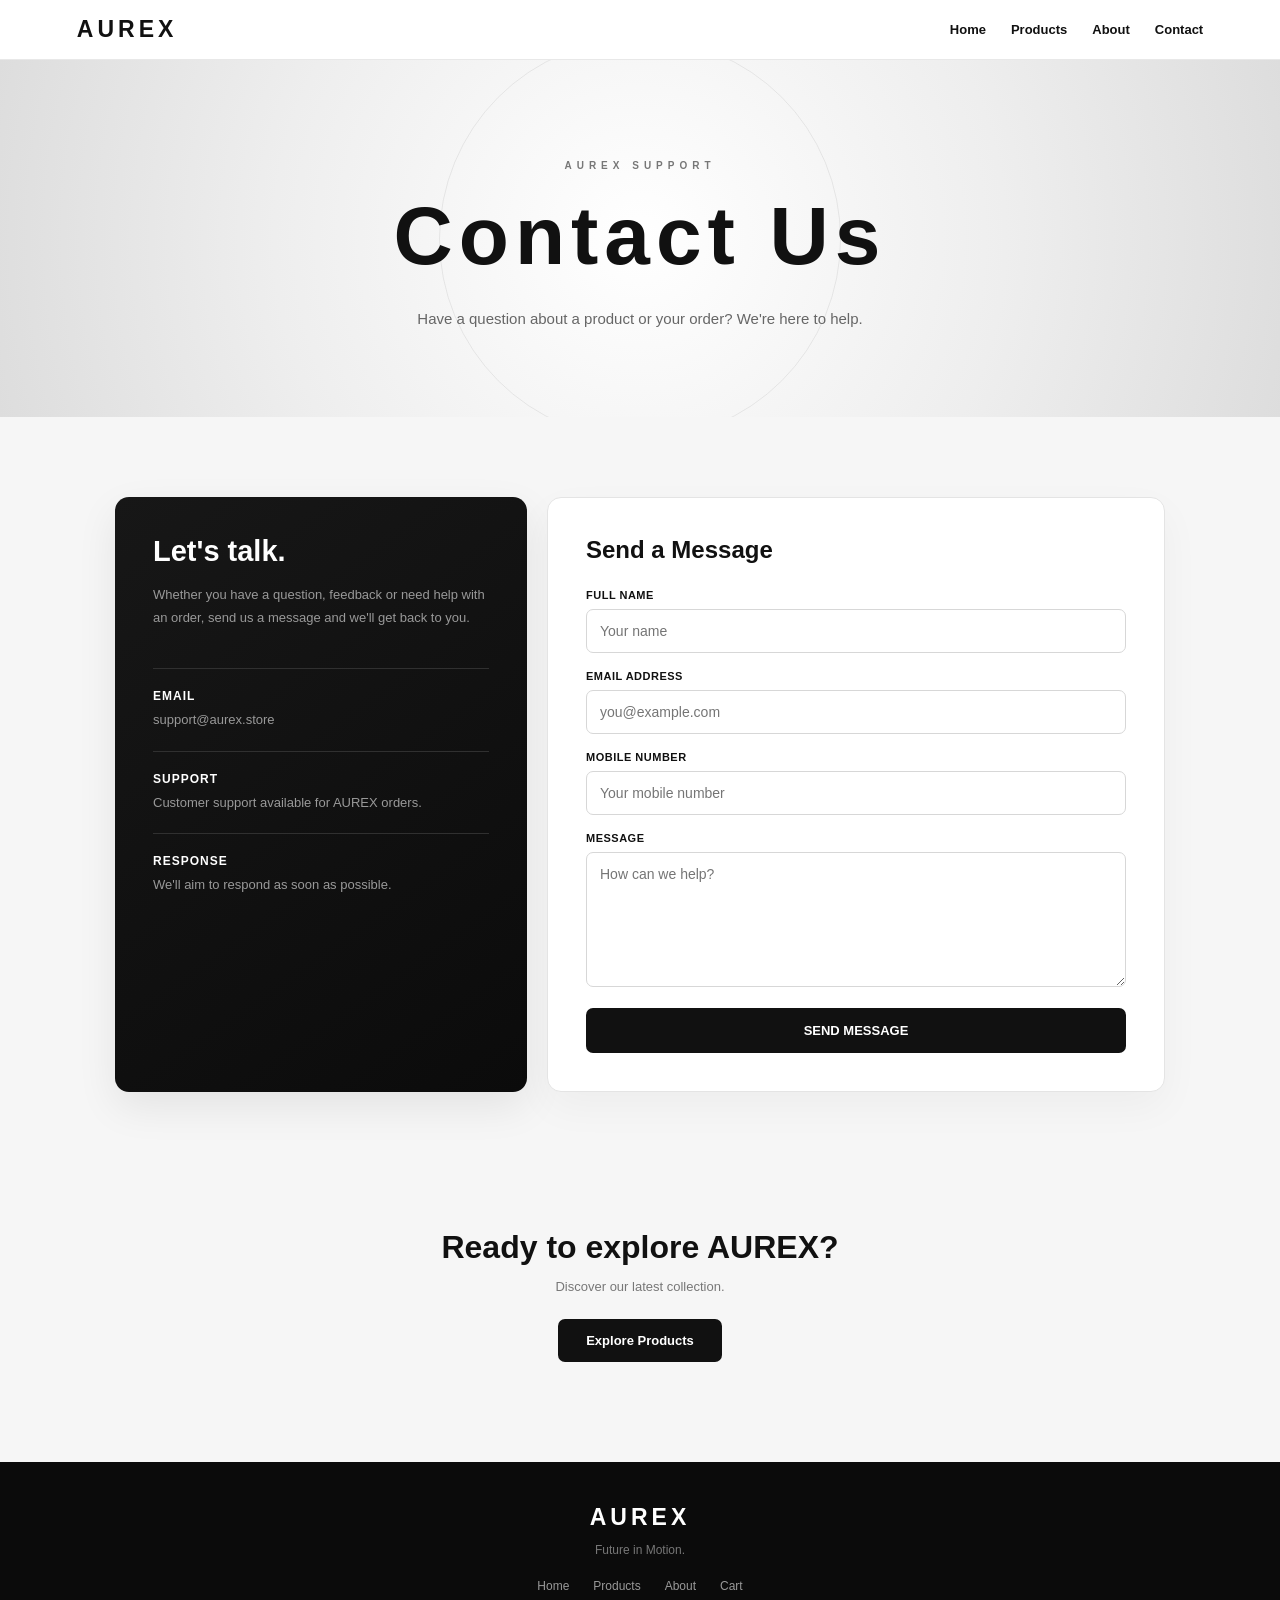
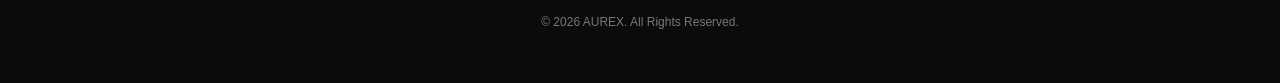
<file: contact.html>
<!DOCTYPE html>
<html lang="en">

<head>

<meta charset="UTF-8">

<meta name="viewport"
content="width=device-width, initial-scale=1.0">

<title>Contact — AUREX</title>

<style>

* {
    box-sizing: border-box;
}

html {
    scroll-behavior: smooth;
}

body {
    margin: 0;
    font-family: Arial, sans-serif;
    background: #f6f6f6;
    color: #111;
}


/* =========================
   NAVBAR
========================= */

.navbar {

    position: sticky;
    top: 0;
    z-index: 1000;

    background: rgba(255,255,255,0.94);
    backdrop-filter: blur(12px);

    border-bottom: 1px solid #e8e8e8;

    padding: 16px 6%;

    display: flex;
    align-items: center;
    justify-content: space-between;
}

.logo {

    font-size: 23px;
    font-weight: 900;
    letter-spacing: 4px;
}

.navbar nav {

    display: flex;
    gap: 25px;
}

.navbar nav a {

    color: #111;
    text-decoration: none;

    font-size: 13px;
    font-weight: 600;

    transition: 0.25s;
}

.navbar nav a:hover {

    opacity: 0.45;
}


/* =========================
   HERO
========================= */

.contact-hero {

    position: relative;
    overflow: hidden;

    text-align: center;

    padding: 100px 20px 85px;

    background:
        radial-gradient(
            circle at center,
            #ffffff 0%,
            #eeeeee 55%,
            #dddddd 100%
        );
}

.contact-hero::before {

    content: "";

    position: absolute;

    width: 400px;
    height: 400px;

    border: 1px solid rgba(0,0,0,0.07);

    border-radius: 50%;

    left: 50%;
    top: 50%;

    transform: translate(-50%, -50%);
}

.contact-label {

    position: relative;
    z-index: 2;

    font-size: 10px;

    letter-spacing: 5px;

    color: #777;

    font-weight: bold;

    margin-bottom: 18px;
}

.contact-hero h1 {

    position: relative;
    z-index: 2;

    margin: 0;

    font-size: clamp(48px, 9vw, 82px);

    letter-spacing: 6px;

    font-weight: 900;
}

.contact-hero p {

    position: relative;
    z-index: 2;

    color: #666;

    font-size: 15px;

    line-height: 1.8;

    max-width: 560px;

    margin: 22px auto 0;
}


/* =========================
   CONTACT AREA
========================= */

.contact-wrapper {

    max-width: 1100px;

    margin: auto;

    padding: 80px 25px;
}

.contact-grid {

    display: grid;

    grid-template-columns: 0.8fr 1.2fr;

    gap: 20px;
}


/* =========================
   INFO
========================= */

.contact-info {

    background:
        linear-gradient(
            145deg,
            #171717,
            #0b0b0b
        );

    color: #fff;

    border-radius: 14px;

    padding: 38px;

    box-shadow:
        0 15px 40px rgba(0,0,0,0.08);
}

.contact-info h2 {

    margin: 0 0 15px;

    font-size: 29px;
}

.contact-info > p {

    color: #999;

    line-height: 1.8;

    font-size: 13px;

    margin-bottom: 38px;
}

.info-item {

    border-top: 1px solid #303030;

    padding: 20px 0;
}

.info-item h3 {

    margin: 0 0 7px;

    font-size: 12px;

    letter-spacing: 1px;
}

.info-item p {

    margin: 0;

    color: #999;

    font-size: 13px;

    line-height: 1.6;
}


/* =========================
   FORM
========================= */

.contact-form-box {

    background: #fff;

    border: 1px solid #e4e4e4;

    border-radius: 14px;

    padding: 38px;

    box-shadow:
        0 15px 40px rgba(0,0,0,0.04);
}

.contact-form-box h2 {

    margin: 0 0 25px;

    font-size: 24px;
}

.form-group {

    margin-bottom: 17px;
}

.form-group label {

    display: block;

    margin-bottom: 8px;

    font-size: 11px;

    font-weight: bold;

    letter-spacing: 0.5px;
}

.form-group input,
.form-group textarea {

    width: 100%;

    border: 1px solid #d7d7d7;

    border-radius: 7px;

    padding: 13px;

    font-family: Arial, sans-serif;

    font-size: 14px;

    outline: none;

    background: #fff;

    transition: 0.2s;
}

.form-group input:focus,
.form-group textarea:focus {

    border-color: #111;

    box-shadow:
        0 0 0 3px rgba(0,0,0,0.05);
}

.form-group textarea {

    min-height: 135px;

    resize: vertical;
}

.send-button {

    width: 100%;

    padding: 15px;

    background: #111;

    color: #fff;

    border: none;

    border-radius: 7px;

    font-size: 13px;

    font-weight: bold;

    cursor: pointer;

    transition: 0.25s;
}

.send-button:hover {

    transform: translateY(-2px);

    opacity: 0.85;
}


/* =========================
   SUCCESS
========================= */

.success-message {

    display: none;

    text-align: center;

    padding: 65px 15px;
}

.success-icon {

    width: 65px;
    height: 65px;

    border-radius: 50%;

    background: #111;

    color: #fff;

    display: flex;

    align-items: center;

    justify-content: center;

    margin: 0 auto 20px;

    font-size: 28px;

    box-shadow:
        0 10px 25px rgba(0,0,0,0.12);
}

.success-message h2 {

    margin: 0 0 10px;

    font-size: 25px;
}

.success-message p {

    color: #777;

    font-size: 13px;

    line-height: 1.8;

    max-width: 420px;

    margin: auto;
}


/* =========================
   CTA
========================= */

.contact-bottom {

    text-align: center;

    padding: 30px 20px 100px;
}

.contact-bottom h2 {

    font-size: 32px;

    margin-bottom: 10px;
}

.contact-bottom p {

    color: #777;

    font-size: 13px;

    margin-bottom: 25px;
}

.shop-button {

    display: inline-block;

    background: #111;

    color: #fff;

    text-decoration: none;

    padding: 14px 28px;

    border-radius: 7px;

    font-size: 13px;

    font-weight: bold;

    transition: 0.25s;
}

.shop-button:hover {

    transform: translateY(-2px);

    opacity: 0.85;
}


/* =========================
   FOOTER
========================= */

.contact-footer {

    background: #0b0b0b;

    color: #fff;

    text-align: center;

    padding: 42px 20px;
}

.footer-logo {

    font-size: 23px;

    font-weight: 900;

    letter-spacing: 4px;
}

.contact-footer p {

    color: #777;

    font-size: 12px;
}

.footer-links {

    display: flex;

    justify-content: center;

    gap: 24px;

    margin: 22px 0;
}

.footer-links a {

    color: #999;

    text-decoration: none;

    font-size: 12px;

    transition: 0.2s;
}

.footer-links a:hover {

    color: #fff;
}


/* =========================
   MOBILE
========================= */

@media (max-width: 750px) {

    .navbar {

        flex-direction: column;

        gap: 15px;

        padding: 15px 20px;
    }

    .navbar nav {

        gap: 14px;

        flex-wrap: wrap;

        justify-content: center;
    }

    .navbar nav a {

        font-size: 12px;
    }

    .contact-hero {

        padding: 75px 20px 65px;
    }

    .contact-hero h1 {

        font-size: 50px;

        letter-spacing: 4px;
    }

    .contact-hero::before {

        width: 290px;

        height: 290px;
    }

    .contact-grid {

        grid-template-columns: 1fr;
    }

    .contact-wrapper {

        padding: 55px 20px;
    }

    .contact-info,
    .contact-form-box {

        padding: 27px;
    }

    .contact-bottom {

        padding-bottom: 75px;
    }

    .contact-bottom h2 {

        font-size: 28px;
    }

    .footer-links {

        gap: 18px;

        flex-wrap: wrap;
    }

}

</style>

</head>


<body>


<!-- NAVBAR -->

<header class="navbar">

    <div class="logo">
        AUREX
    </div>

    <nav>

        <a href="index.html">
            Home
        </a>

        <a href="products.html">
            Products
        </a>

        <a href="about.html">
            About
        </a>

        <a href="contact.html">
            Contact
        </a>

    </nav>

</header>


<!-- HERO -->

<section class="contact-hero">

    <div class="contact-label">
        AUREX SUPPORT
    </div>

    <h1>
        Contact Us
    </h1>

    <p>
        Have a question about a product or your
        order? We're here to help.
    </p>

</section>


<!-- CONTACT -->

<main class="contact-wrapper">

    <div class="contact-grid">


        <!-- INFO -->

        <section class="contact-info">

            <h2>
                Let's talk.
            </h2>

            <p>
                Whether you have a question,
                feedback or need help with an
                order, send us a message and
                we'll get back to you.
            </p>


            <div class="info-item">

                <h3>
                    EMAIL
                </h3>

                <p>
                    support@aurex.store
                </p>

            </div>


            <div class="info-item">

                <h3>
                    SUPPORT
                </h3>

                <p>
                    Customer support available
                    for AUREX orders.
                </p>

            </div>


            <div class="info-item">

                <h3>
                    RESPONSE
                </h3>

                <p>
                    We'll aim to respond as soon
                    as possible.
                </p>

            </div>

        </section>


        <!-- FORM -->

        <section class="contact-form-box">

            <div id="contactFormArea">

                <h2>
                    Send a Message
                </h2>

                <form id="contactForm">


                    <div class="form-group">

                        <label for="contactName">
                            FULL NAME
                        </label>

                        <input
                        type="text"
                        id="contactName"
                        placeholder="Your name"
                        required>

                    </div>


                    <div class="form-group">

                        <label for="contactEmail">
                            EMAIL ADDRESS
                        </label>

                        <input
                        type="email"
                        id="contactEmail"
                        placeholder="you@example.com"
                        required>

                    </div>


                    <div class="form-group">

                        <label for="contactPhone">
                            MOBILE NUMBER
                        </label>

                        <input
                        type="tel"
                        id="contactPhone"
                        placeholder="Your mobile number"
                        maxlength="10">

                    </div>


                    <div class="form-group">

                        <label for="contactMessage">
                            MESSAGE
                        </label>

                        <textarea
                        id="contactMessage"
                        placeholder="How can we help?"
                        required></textarea>

                    </div>


                    <button
                    type="submit"
                    class="send-button">

                        SEND MESSAGE

                    </button>


                </form>

            </div>


            <!-- SUCCESS -->

            <div
            id="successMessage"
            class="success-message">

                <div class="success-icon">
                    ✓
                </div>

                <h2>
                    Message Received
                </h2>

                <p>
                    Thank you for contacting AUREX.
                    Your message has been received
                    successfully. Our support team
                    will get back to you as soon as
                    possible.
                </p>

            </div>


        </section>


    </div>

</main>


<!-- CTA -->

<section class="contact-bottom">

    <h2>
        Ready to explore AUREX?
    </h2>

    <p>
        Discover our latest collection.
    </p>

    <a
    href="products.html"
    class="shop-button">

        Explore Products

    </a>

</section>


<!-- FOOTER -->

<footer class="contact-footer">

    <div class="footer-logo">
        AUREX
    </div>

    <p>
        Future in Motion.
    </p>

    <div class="footer-links">

        <a href="index.html">
            Home
        </a>

        <a href="products.html">
            Products
        </a>

        <a href="about.html">
            About
        </a>

        <a href="cart.html">
            Cart
        </a>

    </div>

    <p>
        © 2026 AUREX. All Rights Reserved.
    </p>

</footer>


<script type="text/javascript">

// @ts-nocheck

var contactForm =
    document.getElementById("contactForm");

var contactFormArea =
    document.getElementById("contactFormArea");

var successMessage =
    document.getElementById("successMessage");


contactForm.addEventListener(
    "submit",
    function(event) {

        event.preventDefault();

        contactFormArea.style.display =
            "none";

        successMessage.style.display =
            "block";

        contactForm.reset();

    }
);

</script>

<link rel="stylesheet" href="bottom-nav.css">
<script src="bottom-nav.js"></script>
</body>

</html>
</file>
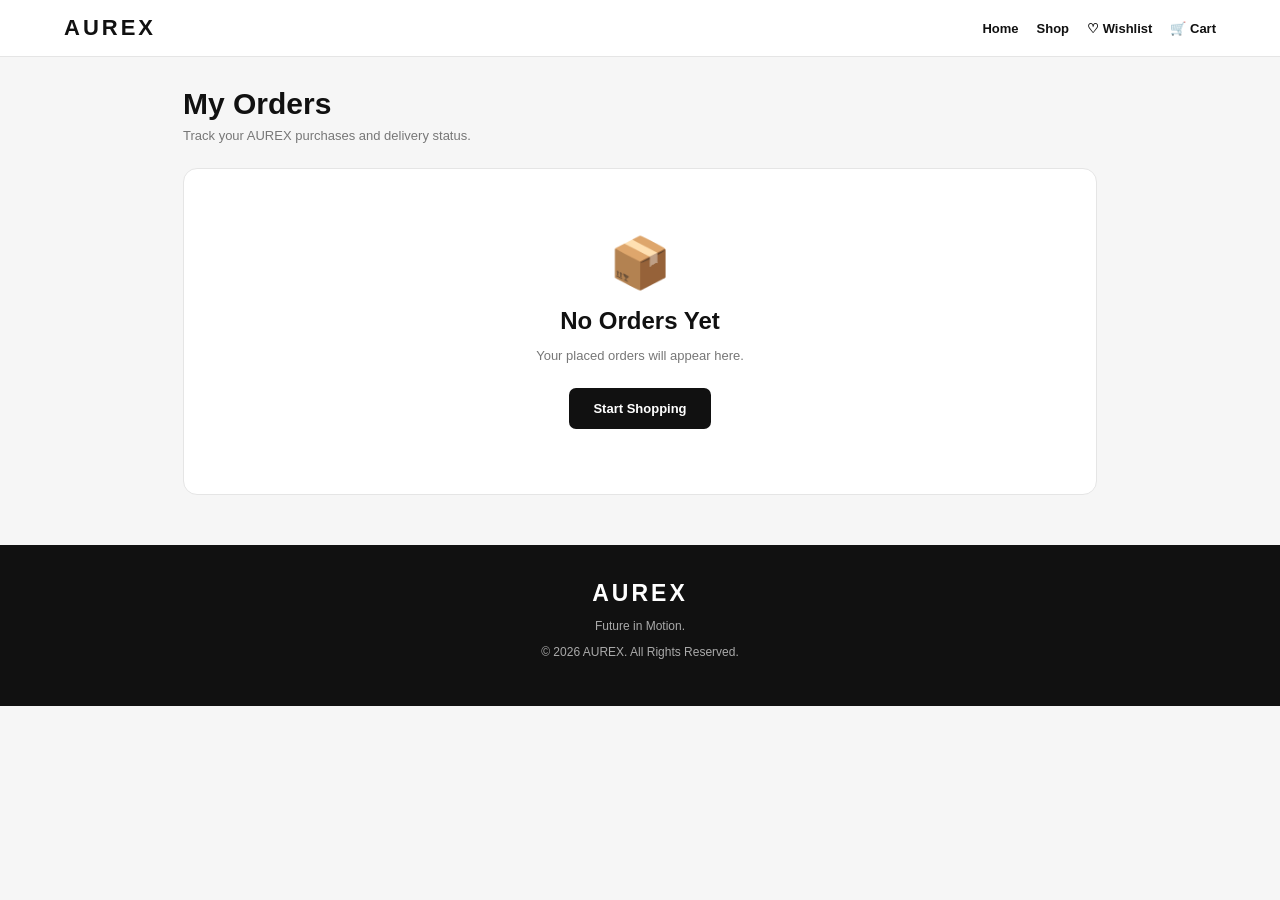
<file: orders.html>
<!DOCTYPE html>
<html lang="en">

<head>

<meta charset="UTF-8">
<meta name="viewport" content="width=device-width, initial-scale=1.0">

<title>AUREX — My Orders</title>

<style>

*{
    box-sizing:border-box;
}

body{
    margin:0;
    font-family:Arial,sans-serif;
    background:#f6f6f6;
    color:#111;
}

.header{
    background:#fff;
    border-bottom:1px solid #e5e5e5;
    padding:15px 5%;
}

.header-row{
    display:flex;
    align-items:center;
    justify-content:space-between;
}

.logo{
    color:#111;
    text-decoration:none;
    font-size:22px;
    font-weight:800;
    letter-spacing:3px;
}

.header-links{
    display:flex;
    gap:18px;
}

.header-links a{
    color:#111;
    text-decoration:none;
    font-size:13px;
    font-weight:600;
}

.wrapper{
    max-width:950px;
    margin:30px auto;
    padding:0 18px;
}

.page-title{
    margin-bottom:25px;
}

.page-title h1{
    margin:0;
    font-size:30px;
}

.page-title p{
    color:#777;
    font-size:13px;
    margin-top:7px;
}


/* EMPTY */

.empty{
    background:#fff;
    border:1px solid #e5e5e5;
    border-radius:14px;
    padding:65px 20px;
    text-align:center;
}

.empty-icon{
    font-size:50px;
    margin-bottom:15px;
}

.empty h2{
    margin:0 0 8px;
}

.empty p{
    color:#777;
    font-size:13px;
}

.shop-btn{
    display:inline-block;
    margin-top:12px;
    padding:13px 24px;
    background:#111;
    color:#fff;
    text-decoration:none;
    border-radius:7px;
    font-size:13px;
    font-weight:bold;
}


/* ORDER CARD */

.order-card{
    background:#fff;
    border:1px solid #e3e3e3;
    border-radius:14px;
    margin-bottom:18px;
    overflow:hidden;
}

.order-top{
    padding:18px;
    border-bottom:1px solid #eee;
    display:flex;
    justify-content:space-between;
    gap:15px;
}

.order-id{
    font-size:13px;
    font-weight:800;
}

.order-date{
    color:#777;
    font-size:11px;
    margin-top:5px;
}

.order-total{
    font-size:15px;
    font-weight:800;
}


/* TRACKING */

.tracking{
    padding:22px 18px;
}

.tracking-title{
    font-size:13px;
    font-weight:800;
    margin-bottom:20px;
}

.progress{
    display:flex;
    align-items:flex-start;
    justify-content:space-between;
    position:relative;
}

.progress-line{
    position:absolute;
    top:12px;
    left:7%;
    right:7%;
    height:3px;
    background:#ddd;
    z-index:0;
}

.progress-line-active{
    position:absolute;
    top:12px;
    left:7%;
    width:25%;
    height:3px;
    background:#111;
    z-index:1;
}

.step{
    position:relative;
    z-index:2;
    width:20%;
    text-align:center;
}

.step-circle{
    width:26px;
    height:26px;
    margin:auto;
    border-radius:50%;
    background:#ddd;
    color:#777;
    display:flex;
    align-items:center;
    justify-content:center;
    font-size:11px;
    font-weight:bold;
    border:3px solid #fff;
}

.step.active .step-circle{
    background:#111;
    color:#fff;
}

.step-label{
    margin-top:8px;
    font-size:10px;
    color:#888;
}

.step.active .step-label{
    color:#111;
    font-weight:bold;
}


/* PRODUCTS */

.items{
    padding:18px;
    border-top:1px solid #eee;
}

.item{
    display:flex;
    align-items:center;
    gap:12px;
    margin-bottom:12px;
}

.item:last-child{
    margin-bottom:0;
}

.item img{
    width:60px;
    height:60px;
    object-fit:contain;
    background:#f4f4f4;
    border-radius:8px;
}

.item-info{
    flex:1;
}

.item-name{
    font-size:13px;
    font-weight:700;
}

.item-meta{
    margin-top:4px;
    font-size:11px;
    color:#777;
}

.item-price{
    font-size:12px;
    font-weight:bold;
}


/* STATUS */

.status{
    display:inline-block;
    padding:6px 9px;
    border-radius:20px;
    background:#f0f0f0;
    font-size:10px;
    font-weight:800;
    margin-top:8px;
}


/* FOOTER */

.footer{
    margin-top:50px;
    background:#111;
    color:#fff;
    text-align:center;
    padding:35px 20px;
}

.footer-logo{
    font-size:23px;
    font-weight:800;
    letter-spacing:3px;
}

.footer p{
    color:#aaa;
    font-size:12px;
}


/* MOBILE */

@media(max-width:600px){

    .wrapper{
        margin-top:20px;
        padding:0 12px;
    }

    .page-title h1{
        font-size:25px;
    }

    .header-links{
        gap:10px;
    }

    .header-links a{
        font-size:11px;
    }

    .order-top{
        flex-direction:column;
    }

    .order-total{
        font-size:14px;
    }

    .step-label{
        font-size:8px;
    }

}

</style>

</head>

<body>


<header class="header">

<div class="header-row">

<a href="index.html" class="logo">
AUREX
</a>

<div class="header-links">

<a href="index.html">
Home
</a>

<a href="products.html">
Shop
</a>

<a href="wishlist.html">
♡ Wishlist
</a>

<a href="cart.html">
🛒 Cart
</a>

</div>

</div>

</header>


<main class="wrapper">


<div class="page-title">

<h1>
My Orders
</h1>

<p>
Track your AUREX purchases and delivery status.
</p>

</div>


<div id="ordersContainer"></div>


<div id="emptyOrders" class="empty">

<div class="empty-icon">
📦
</div>

<h2>
No Orders Yet
</h2>

<p>
Your placed orders will appear here.
</p>

<a href="products.html" class="shop-btn">
Start Shopping
</a>

</div>


</main>


<footer class="footer">

<div class="footer-logo">
AUREX
</div>

<p>
Future in Motion.
</p>

<p>
© 2026 AUREX. All Rights Reserved.
</p>

</footer>


<script type="text/javascript">

// @ts-nocheck


var orders = [];


try{

    orders = JSON.parse(
        localStorage.getItem("aurexOrders") || "[]"
    );

    if(!Array.isArray(orders)){
        orders = [];
    }

}catch(error){

    orders = [];

}


var container =
    document.getElementById("ordersContainer");


var empty =
    document.getElementById("emptyOrders");


function escapeHTML(value){

    var div =
        document.createElement("div");

    div.textContent =
        String(value);

    return div.innerHTML;

}


function getStatusIndex(status){

    if(status === "Confirmed"){
        return 1;
    }

    if(status === "Shipped"){
        return 2;
    }

    if(status === "Out for Delivery"){
        return 3;
    }

    if(status === "Delivered"){
        return 4;
    }

    return 0;

}


function renderOrders(){

    container.innerHTML = "";


    if(orders.length === 0){

        empty.style.display = "block";

        return;

    }


    empty.style.display = "none";


    for(
        var i = orders.length - 1;
        i >= 0;
        i--
    ){

        var order =
            orders[i];


        var status =
            order.status ||
            "Order Placed";


        var activeStep =
            getStatusIndex(status);


        var total =
            Number(order.total || 0);


        var itemsHTML = "";


        var items =
            Array.isArray(order.items)
            ? order.items
            : [];


        for(
            var j = 0;
            j < items.length;
            j++
        ){

            var item =
                items[j];


            var itemTotal =
                Number(item.price || 0) *
                Number(item.quantity || 1);


            itemsHTML +=

                '<div class="item">' +

                '<img src="' +
                escapeHTML(
                    item.image ||
                    "https://via.placeholder.com/100"
                ) +
                '" alt="">' +

                '<div class="item-info">' +

                '<div class="item-name">' +
                escapeHTML(
                    item.name ||
                    "AUREX Product"
                ) +
                '</div>' +

                '<div class="item-meta">' +
                'Qty: ' +
                Number(item.quantity || 1) +

                (
                    item.size
                    ? ' • Size: ' +
                    escapeHTML(item.size)
                    : ''
                ) +

                '</div>' +

                '</div>' +

                '<div class="item-price">' +
                '₹' +
                itemTotal.toLocaleString("en-IN") +
                '</div>' +

                '</div>';

        }


        var progressWidth =
            activeStep * 25;


        var card =
            document.createElement("div");


        card.className =
            "order-card";


        card.innerHTML =

            '<div class="order-top">' +

            '<div>' +

            '<div class="order-id">' +
            'Order #' +
            escapeHTML(order.id) +
            '</div>' +

            '<div class="order-date">' +
            escapeHTML(order.date || "") +
            '</div>' +

            '<span class="status">' +
            escapeHTML(status) +
            '</span>' +

            '</div>' +

            '<div class="order-total">' +
            '₹' +
            total.toLocaleString("en-IN") +
            '</div>' +

            '</div>' +


            '<div class="tracking">' +

            '<div class="tracking-title">' +
            'Delivery Tracking' +
            '</div>' +

            '<div class="progress">' +

            '<div class="progress-line"></div>' +

            '<div class="progress-line-active" ' +
            'style="width:' +
            progressWidth +
            '%"></div>' +


            '<div class="step ' +
            (activeStep >= 0 ? "active" : "") +
            '">' +

            '<div class="step-circle">1</div>' +

            '<div class="step-label">' +
            'Placed' +
            '</div>' +

            '</div>' +


            '<div class="step ' +
            (activeStep >= 1 ? "active" : "") +
            '">' +

            '<div class="step-circle">2</div>' +

            '<div class="step-label">' +
            'Confirmed' +
            '</div>' +

            '</div>' +


            '<div class="step ' +
            (activeStep >= 2 ? "active" : "") +
            '">' +

            '<div class="step-circle">3</div>' +

            '<div class="step-label">' +
            'Shipped' +
            '</div>' +

            '</div>' +


            '<div class="step ' +
            (activeStep >= 3 ? "active" : "") +
            '">' +

            '<div class="step-circle">4</div>' +

            '<div class="step-label">' +
            'Out for Delivery' +
            '</div>' +

            '</div>' +


            '<div class="step ' +
            (activeStep >= 4 ? "active" : "") +
            '">' +

            '<div class="step-circle">5</div>' +

            '<div class="step-label">' +
            'Delivered' +
            '</div>' +

            '</div>' +

            '</div>' +

            '</div>' +


            '<div class="items">' +

            itemsHTML +

            '</div>';


        container.appendChild(card);

    }

}


renderOrders();

</script>


</body>

</html>
</file>
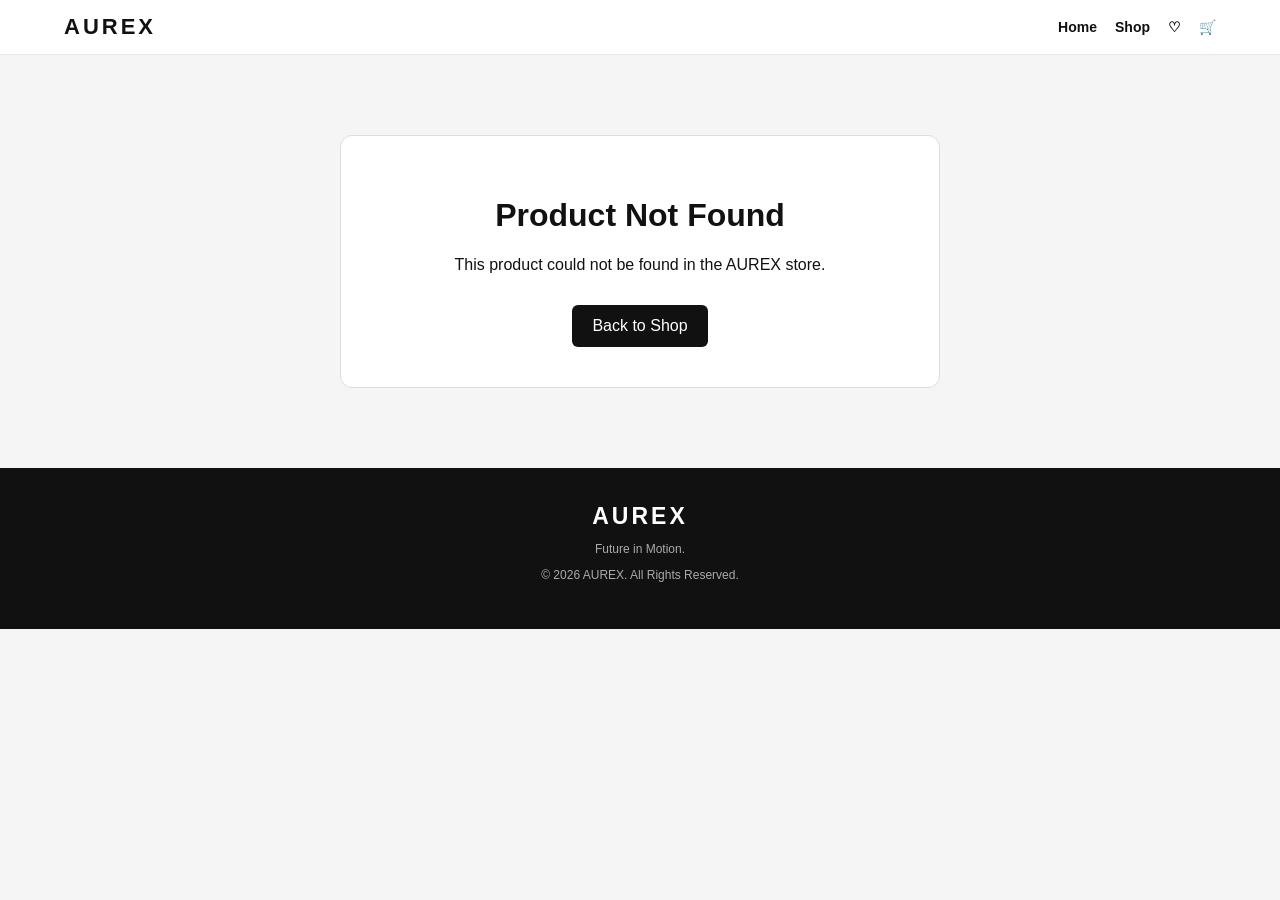
<file: product.html>
<!DOCTYPE html>
<html lang="en">

<head>

<meta charset="UTF-8">
<meta name="viewport" content="width=device-width, initial-scale=1.0">

<title>AUREX Product</title>
<script src="products-data.js"></script>
<style>

*{
    box-sizing:border-box;
}

body{
    margin:0;
    font-family:Arial,sans-serif;
    background:#f5f5f5;
    color:#111;
}

.product-header{
    background:#fff;
    border-bottom:1px solid #e8e8e8;
    padding:14px 5%;
}

.header-row{
    display:flex;
    align-items:center;
    justify-content:space-between;
}

.product-logo{
    font-size:22px;
    font-weight:800;
    letter-spacing:3px;
    text-decoration:none;
    color:#111;
}

.header-links{
    display:flex;
    gap:18px;
}

.header-links a{
    text-decoration:none;
    color:#111;
    font-size:14px;
    font-weight:600;
}

.product-wrapper{
    max-width:1100px;
    margin:30px auto;
    padding:0 20px;
}

.product-box{
    background:#fff;
    border-radius:16px;
    overflow:hidden;
    display:grid;
    grid-template-columns:1.1fr .9fr;
    border:1px solid #e5e5e5;
}

.product-image-area{
    background:#f1f1f1;
    padding:30px;
    display:flex;
    flex-direction:column;
    justify-content:center;
}

.product-image-area img{
    width:100%;
    height:500px;
    object-fit:contain;
    border-radius:12px;
}

.viewer-button{
    display:block;
    text-align:center;
    background:#111;
    color:#fff;
    text-decoration:none;
    padding:14px;
    margin-top:15px;
    border-radius:8px;
    font-size:14px;
    font-weight:bold;
}

.mirror-button{
    display:block;
    text-align:center;
    text-decoration:none;
    padding:15px;
    margin-top:10px;
    border-radius:8px;
    background:linear-gradient(135deg,#111,#303030);
    color:#fff;
    border:1px solid #444;
    font-size:14px;
    font-weight:800;
    letter-spacing:.5px;
}

.product-details{
    padding:45px 38px;
}

.product-details h1{
    font-size:34px;
    margin:0 0 10px;
}

.product-price{
    font-size:26px;
    font-weight:800;
    margin:0 0 18px;
}

.product-description{
    color:#666;
    line-height:1.7;
    font-size:14px;
}

.option-title{
    font-size:14px;
    margin-top:28px;
    margin-bottom:11px;
}

.color-options{
    display:flex;
    gap:10px;
}

.color-btn{
    width:38px;
    height:38px;
    border-radius:50%;
    border:2px solid #ddd;
    cursor:pointer;
}

.color-btn.black{
    background:#111;
}

.color-btn.white{
    background:#fff;
}

.color-btn.blue{
    background:#2868d7;
}

.color-btn.red{
    background:#d83232;
}

.color-btn.active{
    border:3px solid #111;
}

.size-options{
    display:flex;
    gap:8px;
}

.size-btn{
    width:45px;
    height:40px;
    background:#fff;
    border:1px solid #ccc;
    border-radius:6px;
    cursor:pointer;
    font-weight:600;
}

.size-btn.active{
    background:#111;
    color:#fff;
    border-color:#111;
}


/* ACTION BUTTONS */

.action-buttons{
    display:grid;
    grid-template-columns:1fr 1fr;
    gap:10px;
    margin-top:30px;
}

.add-cart-btn,
.buy-btn{
    width:100%;
    padding:15px;
    border-radius:8px;
    font-size:14px;
    font-weight:bold;
    cursor:pointer;
    transition:.2s;
}

.add-cart-btn{
    background:#fff;
    color:#111;
    border:1px solid #111;
}

.buy-btn{
    background:#111;
    color:#fff;
    border:1px solid #111;
}

.add-cart-btn:active,
.buy-btn:active,
.wishlist-product-btn:active{
    transform:scale(.98);
}


/* WISHLIST BUTTON */

.wishlist-product-btn{
    width:100%;
    margin-top:10px;
    padding:14px;
    border-radius:8px;
    background:#fff;
    color:#111;
    border:1px solid #ddd;
    font-size:14px;
    font-weight:bold;
    cursor:pointer;
    transition:.2s;
}

.wishlist-product-btn.active{
    border-color:#111;
    background:#111;
    color:#fff;
}

.wishlist-product-btn:hover{
    border-color:#111;
}


/* BENEFITS */

.product-benefits{
    display:grid;
    grid-template-columns:repeat(3,1fr);
    gap:10px;
    margin-top:18px;
}

.benefit{
    background:#fff;
    border:1px solid #e5e5e5;
    padding:17px;
    border-radius:10px;
    text-align:center;
}

.benefit strong{
    display:block;
    font-size:13px;
}

.benefit span{
    display:block;
    color:#777;
    font-size:11px;
    margin-top:5px;
}


/* TOAST */

.aurex-toast-container{
    position:fixed;
    top:20px;
    right:20px;
    z-index:999999;
    display:flex;
    flex-direction:column;
    gap:10px;
    pointer-events:none;
}

.aurex-toast{
    width:365px;
    background:#fff;
    border:1px solid #e7e7e7;
    border-radius:14px;
    padding:14px;
    display:flex;
    align-items:center;
    gap:12px;
    box-shadow:0 14px 45px rgba(0,0,0,.20);
    transform:translateX(120%);
    opacity:0;
    animation:aurexToastIn .4s cubic-bezier(.2,.8,.2,1) forwards;
}

.aurex-toast-image{
    width:55px;
    height:55px;
    object-fit:contain;
    border-radius:9px;
    background:#f4f4f4;
}

.aurex-toast-content{
    flex:1;
    min-width:0;
}

.aurex-toast-title{
    font-size:13px;
    font-weight:800;
    margin-bottom:4px;
}

.aurex-toast-product{
    font-size:11px;
    color:#777;
    white-space:nowrap;
    overflow:hidden;
    text-overflow:ellipsis;
}

.aurex-toast-actions{
    margin-top:8px;
}

.aurex-view-cart{
    display:inline-block;
    background:#111;
    color:#fff;
    text-decoration:none;
    padding:7px 10px;
    border-radius:6px;
    font-size:10px;
    font-weight:800;
}

.aurex-toast-close{
    border:0;
    background:none;
    color:#999;
    font-size:18px;
    cursor:pointer;
}

@keyframes aurexToastIn{
    from{
        opacity:0;
        transform:translateX(120%);
    }
    to{
        opacity:1;
        transform:translateX(0);
    }
}

@keyframes aurexToastOut{
    from{
        opacity:1;
        transform:translateX(0);
    }
    to{
        opacity:0;
        transform:translateX(120%);
    }
}

.aurex-toast.hide{
    animation:aurexToastOut .3s ease forwards;
}


/* FOOTER */

.product-footer{
    margin-top:35px;
    background:#111;
    color:#fff;
    text-align:center;
    padding:35px 20px;
}

.product-footer-logo{
    font-size:23px;
    font-weight:800;
    letter-spacing:3px;
}

.product-footer p{
    color:#aaa;
    font-size:12px;
}


/* ERROR */

.error-box{
    max-width:600px;
    margin:80px auto;
    background:#fff;
    border:1px solid #ddd;
    border-radius:12px;
    padding:40px 25px;
    text-align:center;
}

.error-box a{
    display:inline-block;
    margin-top:15px;
    padding:12px 20px;
    background:#111;
    color:#fff;
    text-decoration:none;
    border-radius:6px;
}


/* MOBILE */

@media(max-width:750px){

    .product-box{
        grid-template-columns:1fr;
    }

    .product-image-area{
        padding:18px;
    }

    .product-image-area img{
        height:330px;
    }

    .product-details{
        padding:28px 20px;
    }

    .product-details h1{
        font-size:27px;
    }

    .product-benefits{
        grid-template-columns:1fr;
    }

    .action-buttons{
        grid-template-columns:1fr;
    }

    .aurex-toast-container{
        top:12px;
        left:12px;
        right:12px;
    }

    .aurex-toast{
        width:100%;
    }

}

</style>

</head>

<body>

<header class="product-header">

<div class="header-row">

<a href="index.html" class="product-logo">
AUREX
</a>

<div class="header-links">

<a href="index.html">Home</a>
<a href="products.html">Shop</a>
<a href="wishlist.html">♡</a>
<a href="cart.html">🛒</a>

</div>

</div>

</header>

<main class="product-wrapper">

<div id="productArea"></div>

</main>

<footer class="product-footer">

<div class="product-footer-logo">
AUREX
</div>

<p>Future in Motion.</p>

<p>© 2026 AUREX. All Rights Reserved.</p>

</footer>
<script type="text/javascript">

// @ts-nocheck

var params = new URLSearchParams(window.location.search);

var productId = params.get("id");

var products = [];

// ========================================
// LOAD AUREX PRODUCTS
// GitHub Pages + Local Acode compatible
// ========================================

products = [];

if (
    typeof AUREX_PRODUCTS !== "undefined" &&
    AUREX_PRODUCTS
) {

    products =
        Object.keys(AUREX_PRODUCTS).map(
            function(key) {

                return AUREX_PRODUCTS[key];

            }
        );

}


var product = null;

for (var i = 0; i < products.length; i++) {

    if (
        String(products[i].id) ===
        String(productId)
    ) {

        product = products[i];
        break;

    }

}


var productArea =
    document.getElementById("productArea");


function escapeHTML(value) {

    var div = document.createElement("div");

    div.textContent = String(value);

    return div.innerHTML;

}


if (!product) {

    productArea.innerHTML =

        '<div class="error-box">' +

        '<h1>Product Not Found</h1>' +

        '<p>This product could not be found in the AUREX store.</p>' +

        '<a href="products.html">Back to Shop</a>' +

        '</div>';

}


if (product) {

    var image =
        product.image ||
        "https://via.placeholder.com/700x700?text=AUREX";


    var viewerLink =
        "viewer.html?id=" +
        encodeURIComponent(product.id);


    var mirrorLink =
        "virtual-mirror.html?id=" +
        encodeURIComponent(product.id);


    productArea.innerHTML =

        '<div class="product-box">' +

        '<div class="product-image-area">' +

        '<img id="productImage" ' +
        'src="' + escapeHTML(image) + '" ' +
        'alt="' + escapeHTML(product.name) + '">' +

        '<a href="' + viewerLink + '" class="viewer-button">' +
        '🔄 View in 360°' +
        '</a>' +

        '<a href="' + mirrorLink + '" class="mirror-button">' +
        '🪞 TRY VIRTUAL AI MIRROR' +
        '</a>' +

        '</div>' +

        '<div class="product-details">' +

        '<h1>' +
        escapeHTML(product.name) +
        '</h1>' +

        '<p class="product-price">' +
        '₹' +
        Number(product.price || 0).toLocaleString("en-IN") +
        '</p>' +

        '<p class="product-description">' +
        escapeHTML(
            product.description ||
            "Premium AUREX product."
        ) +
        '</p>' +

        '<div id="colorSection">' +

        '<h3 class="option-title">Choose Color</h3>' +

        '<div class="color-options">' +

        '<button class="color-btn black" data-color="black"></button>' +

        '<button class="color-btn white" data-color="white"></button>' +

        '<button class="color-btn blue" data-color="blue"></button>' +

        '<button class="color-btn red" data-color="red"></button>' +

        '</div>' +

        '</div>' +

        '<div id="sizeSection">' +

        '<h3 class="option-title">Choose Size</h3>' +

        '<div class="size-options">' +

        '<button class="size-btn" data-size="7">7</button>' +
        '<button class="size-btn" data-size="8">8</button>' +
        '<button class="size-btn" data-size="9">9</button>' +
        '<button class="size-btn" data-size="10">10</button>' +

        '</div>' +

        '</div>' +

        '<div class="action-buttons">' +

        '<button class="add-cart-btn" id="addCartButton">' +
        '🛒 Add to Cart' +
        '</button>' +

        '<button class="buy-btn" id="buyButton">' +
        'Buy Now' +
        '</button>' +

        '</div>' +

        '<button ' +
        'class="wishlist-product-btn" ' +
        'id="wishlistProductButton">' +
        '♡ Add to Wishlist' +
        '</button>' +

        '</div>' +

        '</div>' +

        '<div class="product-benefits">' +

        '<div class="benefit">' +
        '<strong>🚚 Fast Delivery</strong>' +
        '<span>Quick shipping</span>' +
        '</div>' +

        '<div class="benefit">' +
        '<strong>🔒 Secure Payment</strong>' +
        '<span>Safe checkout</span>' +
        '</div>' +

        '<div class="benefit">' +
        '<strong>↩️ Easy Returns</strong>' +
        '<span>Hassle-free returns</span>' +
        '</div>' +

        '</div>';


    /* =========================
       COLOR
    ========================= */

    var colorButtons =
        document.querySelectorAll(".color-btn");


    for (var c = 0; c < colorButtons.length; c++) {

        colorButtons[c].addEventListener(
            "click",
            function() {

                for (
                    var x = 0;
                    x < colorButtons.length;
                    x++
                ) {

                    colorButtons[x]
                        .classList
                        .remove("active");

                }

                this.classList.add("active");

            }
        );

    }


    /* =========================
       SIZE
    ========================= */

    var sizeButtons =
        document.querySelectorAll(".size-btn");


    for (var s = 0; s < sizeButtons.length; s++) {

        sizeButtons[s].addEventListener(
            "click",
            function() {

                for (
                    var x = 0;
                    x < sizeButtons.length;
                    x++
                ) {

                    sizeButtons[x]
                        .classList
                        .remove("active");

                }

                this.classList.add("active");

            }
        );

    }


    /* =========================
       WISHLIST
    ========================= */

    var wishlist = [];

    try {

        wishlist = JSON.parse(
            localStorage.getItem("aurexWishlist") || "[]"
        );

        if (!Array.isArray(wishlist)) {
            wishlist = [];
        }

    } catch (error) {

        wishlist = [];

    }


    var wishlistButton =
        document.getElementById(
            "wishlistProductButton"
        );


    function isInWishlist() {

        for (
            var w = 0;
            w < wishlist.length;
            w++
        ) {

            if (
                String(wishlist[w].id) ===
                String(product.id)
            ) {

                return true;

            }

        }

        return false;

    }


    function updateWishlistButton() {

        if (isInWishlist()) {

            wishlistButton.innerHTML =
                "♥ Saved to Wishlist";

            wishlistButton.classList.add("active");

        } else {

            wishlistButton.innerHTML =
                "♡ Add to Wishlist";

            wishlistButton.classList.remove("active");

        }

    }


    wishlistButton.addEventListener(
        "click",
        function() {

            if (isInWishlist()) {

                for (
                    var w = 0;
                    w < wishlist.length;
                    w++
                ) {

                    if (
                        String(wishlist[w].id) ===
                        String(product.id)
                    ) {

                        wishlist.splice(w, 1);
                        break;

                    }

                }

            } else {

                wishlist.push({

                    id: product.id,

                    name: product.name,

                    price: product.price,

                    image: product.image,

                    category:
                        product.category ||
                        "AUREX"

                });

            }


            localStorage.setItem(
                "aurexWishlist",
                JSON.stringify(wishlist)
            );


            updateWishlistButton();

        }
    );


    updateWishlistButton();


    /* =========================
       TOAST
    ========================= */

    function showAurexToast() {

        var container =
            document.querySelector(
                ".aurex-toast-container"
            );


        if (!container) {

            container =
                document.createElement("div");

            container.className =
                "aurex-toast-container";

            document.body.appendChild(
                container
            );

        }


        var oldToast =
            container.querySelector(
                ".aurex-toast"
            );


        if (oldToast) {
            oldToast.remove();
        }


        var toast =
            document.createElement("div");


        toast.className =
            "aurex-toast";


        toast.innerHTML =

            '<img class="aurex-toast-image" ' +
            'src="' + escapeHTML(image) + '" alt="">' +

            '<div class="aurex-toast-content">' +

            '<div class="aurex-toast-title">' +
            '✓ Added to Cart' +
            '</div>' +

            '<div class="aurex-toast-product">' +
            escapeHTML(product.name) +
            '</div>' +

            '<div class="aurex-toast-actions">' +

            '<a class="aurex-view-cart" href="cart.html">' +
            'View Cart →' +
            '</a>' +

            '</div>' +

            '</div>' +

            '<button class="aurex-toast-close">×</button>';


        container.appendChild(toast);


        var closeButton =
            toast.querySelector(
                ".aurex-toast-close"
            );


        closeButton.onclick =
            function() {

                toast.classList.add("hide");

                setTimeout(
                    function() {
                        toast.remove();
                    },
                    300
                );

            };


        setTimeout(
            function() {

                if (
                    document.body.contains(toast)
                ) {

                    toast.classList.add("hide");

                    setTimeout(
                        function() {
                            toast.remove();
                        },
                        300
                    );

                }

            },
            4000
        );

    }


    /* =========================
       ADD TO CART
    ========================= */

    document
        .getElementById("addCartButton")
        .addEventListener(
            "click",
            function() {

                var savedCart = [];

                try {

                    savedCart = JSON.parse(
                        localStorage.getItem(
                            "aurexCart"
                        ) || "[]"
                    );

                    if (!Array.isArray(savedCart)) {
                        savedCart = [];
                    }

                } catch (error) {

                    savedCart = [];

                }


                var selectedSize = "";


                for (
                    var q = 0;
                    q < sizeButtons.length;
                    q++
                ) {

                    if (
                        sizeButtons[q]
                            .classList
                            .contains("active")
                    ) {

                        selectedSize =
                            sizeButtons[q]
                                .getAttribute("data-size");

                    }

                }


                if (!selectedSize) {
                    selectedSize = "M";
                }


                var cartId =
                    product.id +
                    "-" +
                    selectedSize;


                var found = false;


                for (
                    var j = 0;
                    j < savedCart.length;
                    j++
                ) {

                    if (
                        savedCart[j].id === cartId
                    ) {

                        savedCart[j].quantity =
                            Number(
                                savedCart[j].quantity
                            ) + 1;

                        found = true;
                        break;

                    }

                }


                if (!found) {

                    savedCart.push({

                        id: cartId,

                        productId: product.id,

                        name: product.name,

                        price: product.price,

                        image: product.image,

                        size: selectedSize,

                        quantity: 1

                    });

                }


                localStorage.setItem(
                    "aurexCart",
                    JSON.stringify(savedCart)
                );


                showAurexToast();

            }
        );


    /* =========================
       BUY NOW
    ========================= */

    document
        .getElementById("buyButton")
        .addEventListener(
            "click",
            function() {

                var savedCart = [];

                try {

                    savedCart = JSON.parse(
                        localStorage.getItem(
                            "aurexCart"
                        ) || "[]"
                    );

                    if (!Array.isArray(savedCart)) {
                        savedCart = [];
                    }

                } catch (error) {

                    savedCart = [];

                }


                var selectedSize = "";


                for (
                    var b = 0;
                    b < sizeButtons.length;
                    b++
                ) {

                    if (
                        sizeButtons[b]
                            .classList
                            .contains("active")
                    ) {

                        selectedSize =
                            sizeButtons[b]
                                .getAttribute("data-size");

                    }

                }


                if (!selectedSize) {
                    selectedSize = "M";
                }


                savedCart.push({

                    id:
                        product.id +
                        "-" +
                        selectedSize +
                        "-" +
                        Date.now(),

                    productId:
                        product.id,

                    name:
                        product.name,

                    price:
                        product.price,

                    image:
                        product.image,

                    size:
                        selectedSize,

                    quantity:
                        1

                });


                localStorage.setItem(
                    "aurexCart",
                    JSON.stringify(savedCart)
                );


                window.location.href =
                    "checkout.html";

            }
        );

}

</script>
<link rel="stylesheet" href="bottom-nav.css">
<script src="bottom-nav.js"></script>
</body>
</html>
</file>
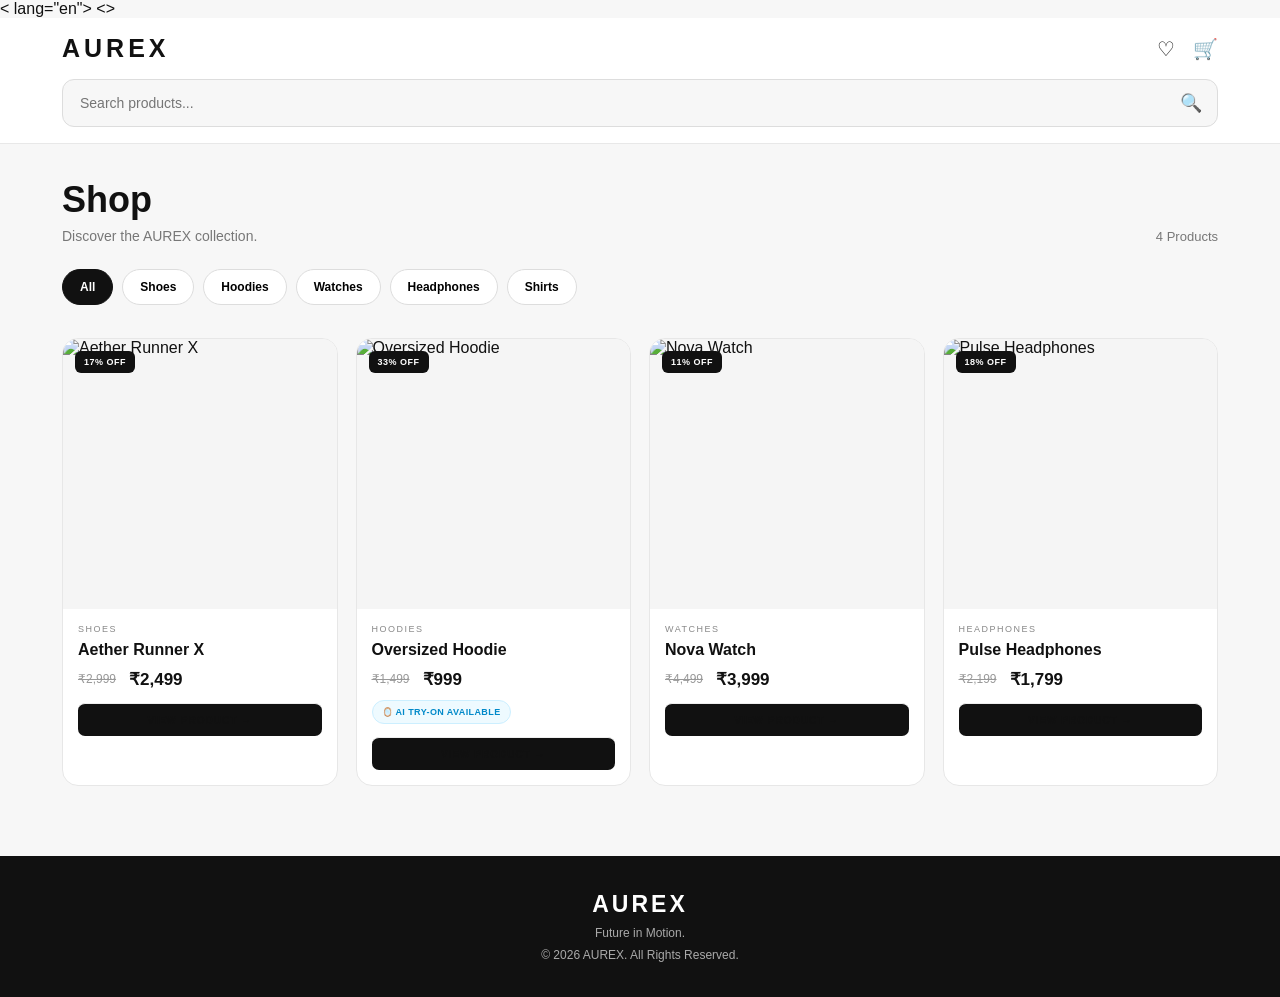
<file: products.html>
<!DOCTYPE html>
< lang="en">

<head>

<meta charset="UTF-8">

<meta name="viewport"
content="width=device-width, initial-scale=1.0">

<title>AUREX — Shop</title>
<script src="products-data.js"></script>
<style>

*{
    box-sizing:border-box;
    margin:0;
    padding:0;
}

body{
    font-family:Arial,sans-serif;
    background:#f7f7f7;
    color:#111;
}

/* =========================
   HEADER
========================= */

.store-header{
    background:#fff;
    border-bottom:1px solid #e8e8e8;
    position:sticky;
    top:0;
    z-index:1000;
}

.top-bar{
    max-width:1200px;
    margin:auto;
    padding:16px 22px;

    display:flex;
    align-items:center;
    justify-content:space-between;
}

.logo{
    font-size:25px;
    font-weight:900;
    letter-spacing:4px;
}

.header-actions{
    display:flex;
    align-items:center;
    gap:18px;
}

.header-actions a,
.header-actions button{
    color:#111;
    text-decoration:none;
    background:none;
    border:0;
    font-size:20px;
    cursor:pointer;
}

/* =========================
   SEARCH
========================= */

.search-wrapper{
    max-width:1200px;
    margin:auto;
    padding:0 22px 16px;
}

.search-box{
    width:100%;
    position:relative;
}

#productSearch{
    width:100%;
    height:48px;
    border:1px solid #ddd;
    border-radius:12px;
    background:#f7f7f7;
    padding:0 48px 0 17px;
    outline:none;
    font-size:14px;
}

#productSearch:focus{
    border-color:#111;
    background:#fff;
}

.search-icon{
    position:absolute;
    right:16px;
    top:50%;
    transform:translateY(-50%);
    font-size:18px;
}

/* =========================
   MAIN
========================= */

.shop-main{
    max-width:1200px;
    margin:auto;
    padding:35px 22px 70px;
}

.shop-heading{
    display:flex;
    justify-content:space-between;
    align-items:flex-end;
    margin-bottom:25px;
    gap:15px;
}

.shop-heading h1{
    font-size:36px;
    margin-bottom:7px;
}

.shop-heading p{
    color:#777;
    font-size:14px;
}

.product-count{
    color:#777;
    font-size:13px;
    white-space:nowrap;
}

/* =========================
   CATEGORY FILTER
========================= */

.category-row{
    display:flex;
    gap:9px;
    overflow-x:auto;
    padding-bottom:5px;
    margin-bottom:28px;
}

.category-row::-webkit-scrollbar{
    display:none;
}

.category-btn{
    border:1px solid #ddd;
    background:#fff;
    padding:10px 17px;
    border-radius:999px;
    font-size:12px;
    font-weight:bold;
    cursor:pointer;
    white-space:nowrap;
}

.category-btn.active{
    background:#111;
    color:#fff;
    border-color:#111;
}

/* =========================
   PRODUCT GRID
========================= */

.products-grid{
    display:grid;
    grid-template-columns:repeat(4,1fr);
    gap:18px;
}

.product-card{
    background:#fff;
    border:1px solid #e6e6e6;
    border-radius:14px;
    overflow:hidden;
    text-decoration:none;
    color:#111;
    transition:
        transform .2s ease,
        box-shadow .2s ease;
}

.product-card:hover{
    transform:translateY(-4px);
    box-shadow:0 12px 30px rgba(0,0,0,.08);
}

.product-image{
    width:100%;
    height:270px;
    background:#f1f1f1;
    display:flex;
    align-items:center;
    justify-content:center;
    overflow:hidden;
}

.product-image img{
    width:100%;
    height:100%;
    object-fit:contain;
    transition:transform .3s ease;
}

.product-card:hover .product-image img{
    transform:scale(1.04);
}

.product-info{
    padding:15px;
}

.product-category{
    font-size:10px;
    color:#999;
    text-transform:uppercase;
    letter-spacing:1px;
    margin-bottom:7px;
}

.product-name{
    font-size:15px;
    font-weight:700;
    margin-bottom:8px;
}

.product-price{
    font-size:17px;
    font-weight:900;
}

.old-price{
    color:#999;
    text-decoration:line-through;
    font-size:12px;
    margin-right:5px;
    font-weight:normal;
}

.product-view{
    display:block;
    margin-top:13px;
    padding:10px;
    text-align:center;
    background:#111;
    color:#fff;
    border-radius:7px;
    font-size:11px;
    font-weight:bold;
}

/* =========================
   EMPTY STATE
========================= */

.empty-state{
    display:none;
    text-align:center;
    padding:70px 20px;
    background:#fff;
    border:1px solid #e5e5e5;
    border-radius:15px;
}

.empty-state.show{
    display:block;
}

.empty-state-icon{
    font-size:42px;
    margin-bottom:15px;
}

.empty-state h2{
    margin-bottom:8px;
}

.empty-state p{
    color:#777;
    font-size:14px;
}

/* =========================
   FOOTER
========================= */

.shop-footer{
    background:#111;
    color:#fff;
    text-align:center;
    padding:35px 20px;
}

.footer-logo{
    font-size:23px;
    font-weight:900;
    letter-spacing:3px;
}

.shop-footer p{
    color:#aaa;
    font-size:12px;
    margin-top:8px;
}

/* =========================
   MOBILE
========================= */

@media(max-width:900px){

    .products-grid{
        grid-template-columns:repeat(3,1fr);
    }

}

@media(max-width:650px){

    .top-bar{
        padding:14px 16px;
    }

    .search-wrapper{
        padding:0 16px 14px;
    }

    .shop-main{
        padding:25px 16px 55px;
    }

    .shop-heading h1{
        font-size:28px;
    }

    .products-grid{
        grid-template-columns:repeat(2,1fr);
        gap:12px;
    }

    .product-image{
        height:210px;
    }

    .product-info{
        padding:12px;
    }

    .product-name{
        font-size:13px;
    }

    .product-price{
        font-size:15px;
    }

    .product-view{
        font-size:10px;
        padding:9px;
    }

}

@media(max-width:380px){

    .products-grid{
        grid-template-columns:1fr;
    }

    .product-image{
        height:280px;
    }

}
/* =========================================
   AUREX PART 3 — PREMIUM PRODUCT CARDS
========================================= */

.product-card{
    position:relative;
    display:block;
    text-decoration:none;
    color:#111;
    background:#fff;
    border:1px solid #e7e7e7;
    border-radius:16px;
    overflow:hidden;
    transition:
        transform .25s ease,
        box-shadow .25s ease,
        border-color .25s ease;
}

.product-card:hover{
    transform:translateY(-6px);
    border-color:#d2d2d2;
    box-shadow:0 18px 45px rgba(0,0,0,.10);
}

.product-image{
    position:relative;
    width:100%;
    aspect-ratio:1/1;
    background:#f5f5f5;
    overflow:hidden;
}

.product-image img{
    width:100%;
    height:100%;
    display:block;
    object-fit:contain;
    transition:transform .4s ease;
}

.product-card:hover .product-image img{
    transform:scale(1.04);
}

.product-info{
    padding:15px;
}

.product-category{
    font-size:9px;
    text-transform:uppercase;
    letter-spacing:1.5px;
    color:#888;
    margin-bottom:6px;
}

.product-name{
    font-size:16px;
    font-weight:800;
    line-height:1.3;
    margin-bottom:8px;
}

.product-price{
    display:flex;
    align-items:center;
    gap:8px;
    font-size:16px;
    font-weight:800;
}

.product-price strong{
    font-size:17px;
}

.old-price{
    color:#999;
    text-decoration:line-through;
    font-size:12px;
    font-weight:500;
}

.discount-badge{
    position:absolute;
    top:12px;
    left:12px;
    z-index:2;
    background:#111;
    color:#fff;
    padding:6px 9px;
    border-radius:6px;
    font-size:9px;
    font-weight:800;
    letter-spacing:.5px;
}

.mirror-tag{
    display:inline-block;
    margin-top:10px;
    padding:6px 9px;
    border-radius:999px;
    background:#eefaff;
    color:#0089c9;
    border:1px solid #ccefff;
    font-size:9px;
    font-weight:800;
    letter-spacing:.4px;
}

.product-view{
    display:block;
    margin-top:13px;
    padding-top:11px;
    border-top:1px solid #eee;
    font-size:10px;
    font-weight:900;
    letter-spacing:1px;
    color:#111;
}

@media(max-width:750px){

    .product-card{
        border-radius:13px;
    }

    .product-info{
        padding:12px;
    }

    .product-name{
        font-size:14px;
    }

    .product-price{
        font-size:14px;
    }

    .product-price strong{
        font-size:15px;
    }

    .mirror-tag{
        font-size:8px;
    }

  }
</style>

</head>


<>


<!-- =========================
     HEADER
========================= -->

<header class="store-header">

    <div class="top-bar">

        <a
            href="index.html"
            style="text-decoration:none;color:#111;"
        >

            <div class="logo">
                AUREX
            </div>

        </a>


        <div class="header-actions">

            <a href="wishlist.html">
                ♡
            </a>

            <a href="cart.html">
                🛒
            </a>

        </div>

    </div>


    <div class="search-wrapper">

        <div class="search-box">

            <input
                id="productSearch"
                type="search"
                placeholder="Search products..."
                autocomplete="off"
            >

            <span class="search-icon">
                🔍
            </span>

        </div>

    </div>

</header>



<!-- =========================
     MAIN
========================= -->

<main class="shop-main">


    <div class="shop-heading">

        <div>

            <h1>
                Shop
            </h1>

            <p>
                Discover the AUREX collection.
            </p>

        </div>


        <div
            id="productCount"
            class="product-count"
        >
            0 Products
        </div>

    </div>



    <!-- CATEGORY BUTTONS -->

    <div class="category-row">

        <button
            class="category-btn active"
            data-category="all"
        >
            All
        </button>

        <button
            class="category-btn"
            data-category="shoes"
        >
            Shoes
        </button>

        <button
            class="category-btn"
            data-category="hoodies"
        >
            Hoodies
        </button>

        <button
            class="category-btn"
            data-category="watches"
        >
            Watches
        </button>

        <button
            class="category-btn"
            data-category="headphones"
        >
            Headphones
        </button>

        <button
            class="category-btn"
            data-category="shirts"
        >
            Shirts
        </button>

    </div>



    <!-- PRODUCTS -->

    <div
        id="productsGrid"
        class="products-grid"
    >
    </div>



    <!-- EMPTY -->

    <div
        id="emptyState"
        class="empty-state"
    >

        <div class="empty-state-icon">
            🔎
        </div>

        <h2>
            No products found
        </h2>

        <p>
            Try another search or category.
        </p>

    </div>


</main>



<footer class="shop-footer">

    <div class="footer-logo">
        AUREX
    </div>

    <p>
        Future in Motion.
    </p>

    <p>
        © 2026 AUREX. All Rights Reserved.
    </p>

</footer>


<!-- PART 2 MEIN SCRIPT AAYEGA -->

<script>

// @ts-nocheck

/* =========================================
   AUREX PRODUCTS ENGINE
========================================= */

var productsGrid =
    document.getElementById("productsGrid");

var emptyState =
    document.getElementById("emptyState");

var productCount =
    document.getElementById("productCount");

var searchInput =
    document.getElementById("productSearch");

var categoryButtons =
    document.querySelectorAll(".category-btn");


/* =========================================
   LOAD PRODUCTS
========================================= */

var products = [];

try {

    products = JSON.parse(
        localStorage.getItem("aurexProducts") || "[]"
    );

    if (!Array.isArray(products)) {
        products = [];
    }

} catch (error) {

    products = [];

}


/* =========================================
   DEFAULT PRODUCTS
   Agar localStorage empty ho
========================================= */

if (products.length === 0) {

    products = [

        {
            id:"shoe",
            name:"Aether Runner X",
            price:2499,
            oldPrice:2999,
            category:"shoes",
            image:"https://images.unsplash.com/photo-1542291026-7eec264c27ff?w=700",
            description:"Premium AUREX performance sneakers."
        },

        {
            id:"hoodie",
            name:"Oversized Hoodie",
            price:999,
            oldPrice:1499,
            category:"hoodies",
            image:"https://images.unsplash.com/photo-1521572267360-ee0c2909d518?w=700",
            description:"Comfortable oversized everyday hoodie."
        },

        {
            id:"watch",
            name:"Nova Watch",
            price:3999,
            oldPrice:4499,
            category:"watches",
            image:"https://images.unsplash.com/photo-1523275335684-37898b6baf30?w=700",
            description:"Minimal premium AUREX smartwatch."
        },

        {
            id:"headphones",
            name:"Pulse Headphones",
            price:1799,
            oldPrice:2199,
            category:"headphones",
            image:"https://images.unsplash.com/photo-1505740420928-5e560c06d30e?w=700",
            description:"Immersive sound with a premium design."
        }

    ];

}


/* =========================================
   URL SEARCH
========================================= */

var urlParams =
    new URLSearchParams(
        window.location.search
    );

var urlSearch =
    urlParams.get("search") || "";

if (urlSearch) {

    searchInput.value = urlSearch;

}


/* =========================================
   ACTIVE CATEGORY
========================================= */

var activeCategory = "all";


/* =========================================
   ESCAPE HTML
========================================= */

function escapeHTML(value) {

    var div =
        document.createElement("div");

    div.textContent =
        String(value ?? "");

    return div.innerHTML;

}


/* =========================================
   FORMAT PRICE
========================================= */

function formatPrice(price) {

    return Number(price || 0)
        .toLocaleString("en-IN");

}


/* =========================================
   PRODUCT CARD
========================================= */
function createProductCard(product) {

    var id =
        encodeURIComponent(
            String(product.id || "")
        );

    var name =
        escapeHTML(
            product.name || "AUREX Product"
        );

    var image =
        escapeHTML(
            product.image ||
            "https://via.placeholder.com/700x700?text=AUREX"
        );

    var category =
        escapeHTML(
            product.category ||
            "AUREX"
        );

    var price =
        formatPrice(product.price);

    var oldPriceHTML = "";

    if (
        product.oldPrice &&
        Number(product.oldPrice) >
        Number(product.price || 0)
    ) {

        oldPriceHTML =
            '<span class="old-price">' +
            '₹' +
            formatPrice(product.oldPrice) +
            '</span>';

    }


    var discountHTML = "";

    if (
        product.oldPrice &&
        Number(product.oldPrice) >
        Number(product.price || 0)
    ) {

        var discount =
            Math.round(
                (
                    (
                        Number(product.oldPrice) -
                        Number(product.price || 0)
                    )
                    /
                    Number(product.oldPrice)
                ) * 100
            );

        discountHTML =
            '<span class="discount-badge">' +
            discount +
            '% OFF' +
            '</span>';

    }


    var mirrorHTML = "";

    /*
       Virtual Mirror sirf product ke andar
       available rahega.

       Products page par mirror automatically
       open nahi hoga.
    */

    var clothingCategory =
        String(
            product.category || ""
        ).toLowerCase();


    if (
        clothingCategory.includes("shirt") ||
        clothingCategory.includes("tshirt") ||
        clothingCategory.includes("t-shirt") ||
        clothingCategory.includes("hoodie") ||
        clothingCategory.includes("clothing") ||
        clothingCategory.includes("fashion") ||
        clothingCategory.includes("top")
    ) {

        mirrorHTML =
            '<span class="mirror-tag">' +
            '🪞 AI TRY-ON AVAILABLE' +
            '</span>';

    }


    return (

        '<a ' +

        'href="product.html?id=' +
        id +
        '" ' +

        'class="product-card">' +


            '<div class="product-image">' +

                discountHTML +

                '<img ' +

                'src="' +
                image +
                '" ' +

                'alt="' +
                name +
                '" ' +

                'loading="lazy" ' +

                'onerror="' +
                "this.src='https://via.placeholder.com/700x700?text=AUREX'" +
                '">' +

            '</div>' +


            '<div class="product-info">' +

                '<div class="product-category">' +
                    category +
                '</div>' +

                '<div class="product-name">' +
                    name +
                '</div>' +


                '<div class="product-price">' +

                    oldPriceHTML +

                    '<strong>' +
                    '₹' +
                    price +
                    '</strong>' +

                '</div>' +


                mirrorHTML +


                '<span class="product-view">' +
                    'VIEW PRODUCT →' +
                '</span>' +

            '</div>' +

        '</a>'

    );

}
    


/* =========================================
   RENDER PRODUCTS
========================================= */

function renderProducts() {

    var query =
        searchInput.value
            .trim()
            .toLowerCase();


    var filtered =
        products.filter(
            function(product) {

                var name =
                    String(
                        product.name || ""
                    ).toLowerCase();

                var category =
                    String(
                        product.category || ""
                    ).toLowerCase();

                var description =
                    String(
                        product.description || ""
                    ).toLowerCase();


                var matchesSearch =
                    !query ||
                    name.includes(query) ||
                    category.includes(query) ||
                    description.includes(query);


                var matchesCategory =
                    activeCategory === "all" ||
                    category === activeCategory;


                return (
                    matchesSearch &&
                    matchesCategory
                );

            }
        );


    productsGrid.innerHTML = "";


    if (filtered.length === 0) {

        emptyState.classList.add("show");

    } else {

        emptyState.classList.remove("show");

        var html = "";

        for (
            var i = 0;
            i < filtered.length;
            i++
        ) {

            html +=
                createProductCard(
                    filtered[i]
                );

        }

        productsGrid.innerHTML =
            html;

    }


    productCount.textContent =
        filtered.length +
        (
            filtered.length === 1
            ? " Product"
            : " Products"
        );

}


/* =========================================
   SEARCH
========================================= */

searchInput.addEventListener(
    "input",
    function() {

        renderProducts();

    }
);


/* =========================================
   CATEGORY FILTER
========================================= */

for (
    var i = 0;
    i < categoryButtons.length;
    i++
) {

    categoryButtons[i]
        .addEventListener(
            "click",
            function() {

                for (
                    var x = 0;
                    x < categoryButtons.length;
                    x++
                ) {

                    categoryButtons[x]
                        .classList
                        .remove("active");

                }


                this.classList.add("active");


                activeCategory =
                    this.getAttribute(
                        "data-category"
                    ) || "all";


                renderProducts();

            }
        );

}


/* =========================================
   ENTER KEY
========================================= */

searchInput.addEventListener(
    "keydown",
    function(event) {

        if (
            event.key === "Enter"
        ) {

            var value =
                searchInput.value.trim();


            if (value) {

                var newUrl =
                    "products.html?search=" +
                    encodeURIComponent(
                        value
                    );

                window.history.replaceState(
                    {},
                    "",
                    newUrl
                );

            } else {

                window.history.replaceState(
                    {},
                    "",
                    "products.html"
                );

            }

        }

    }
);


/* =========================================
   STORAGE UPDATE
   Admin se products add/change hone par
   page refresh ke bina bhi update ho sake
========================================= */

window.addEventListener(
    "storage",
    function(event) {

        if (
            event.key ===
            "aurexProducts"
        ) {

            try {

                products =
                    JSON.parse(
                        event.newValue || "[]"
                    );

                if (
                    !Array.isArray(products)
                ) {

                    products = [];

                }

            } catch (error) {

                products = [];

            }


            renderProducts();

        }

    }
);


/* =========================================
   INITIAL RENDER
========================================= */

renderProducts();


console.log(
    "AUREX PRODUCTS ENGINE READY"
);

               </script>
               <link rel="stylesheet" href="bottom-nav.css">
<script src="bottom-nav.js"></script>
</file>
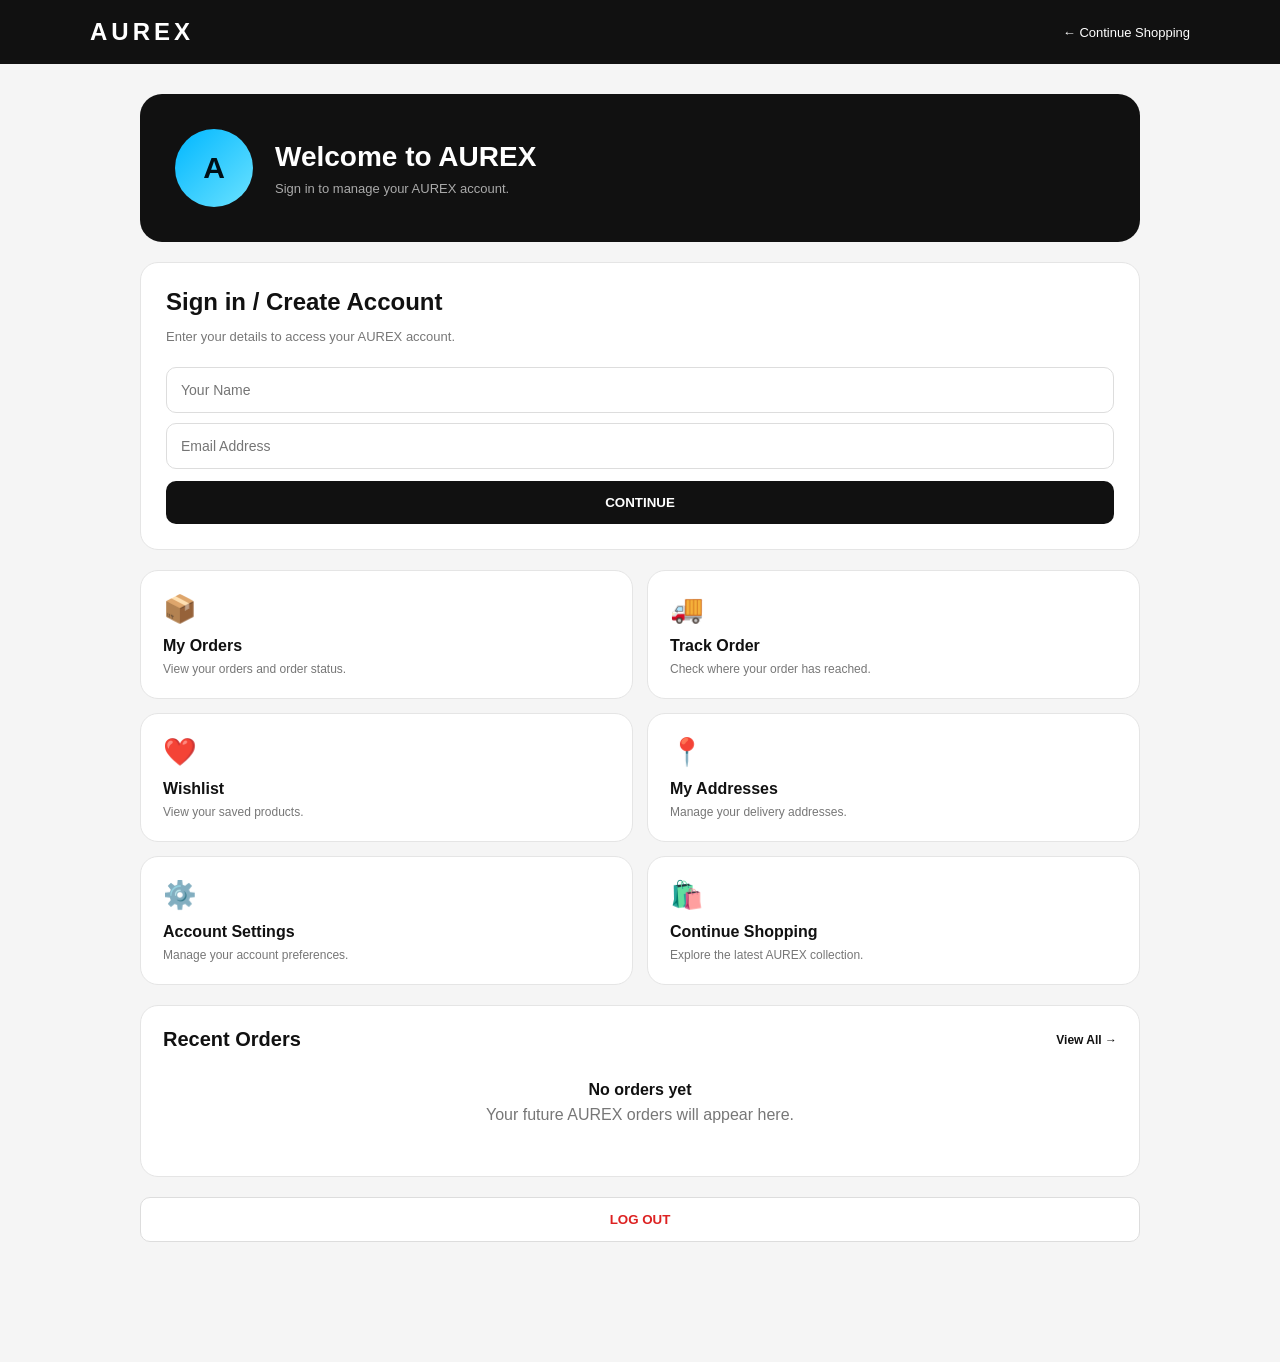
<file: profile.html>
<!DOCTYPE html>
<html lang="en">

<head>

<meta charset="UTF-8">
<meta name="viewport" content="width=device-width, initial-scale=1.0">

<title>AUREX — Account</title>

<link rel="stylesheet" href="bottom-nav.css">

<style>

*{
    box-sizing:border-box;
}

body{
    margin:0;
    font-family:Arial,sans-serif;
    background:#f5f5f5;
    color:#111;
    padding-bottom:90px;
}

/* =========================
   HEADER
========================= */

.account-header{
    background:#111;
    color:#fff;
    padding:18px 6%;
}

.header-row{
    max-width:1100px;
    margin:auto;
    display:flex;
    align-items:center;
    justify-content:space-between;
}

.logo{
    font-size:24px;
    font-weight:900;
    letter-spacing:4px;
}

.back-link{
    color:#fff;
    text-decoration:none;
    font-size:13px;
}

/* =========================
   MAIN
========================= */

.account-wrapper{
    width:min(1000px,92%);
    margin:30px auto;
}

/* =========================
   HERO
========================= */

.account-hero{
    background:#111;
    color:#fff;
    border-radius:22px;
    padding:35px;
    display:flex;
    align-items:center;
    gap:22px;
    margin-bottom:20px;
}

.avatar{
    width:78px;
    height:78px;
    border-radius:50%;
    background:linear-gradient(135deg,#00b7ff,#6be2ff);
    display:flex;
    align-items:center;
    justify-content:center;
    color:#001018;
    font-size:30px;
    font-weight:900;
}

.hero-text h1{
    margin:0;
    font-size:28px;
}

.hero-text p{
    margin:8px 0 0;
    color:#aaa;
    font-size:13px;
}

/* =========================
   LOGIN CARD
========================= */

.login-card{
    background:#fff;
    border:1px solid #e5e5e5;
    border-radius:18px;
    padding:25px;
    margin-bottom:20px;
}

.login-card h2{
    margin:0 0 6px;
}

.login-card p{
    color:#777;
    font-size:13px;
}

.input{
    width:100%;
    padding:14px;
    border:1px solid #ddd;
    border-radius:10px;
    margin-top:10px;
    font-size:14px;
    outline:none;
}

.input:focus{
    border-color:#111;
}

.login-btn{
    width:100%;
    margin-top:12px;
    padding:14px;
    border:0;
    border-radius:10px;
    background:#111;
    color:#fff;
    font-weight:800;
    cursor:pointer;
}

/* =========================
   ACCOUNT GRID
========================= */

.account-grid{
    display:grid;
    grid-template-columns:repeat(2,1fr);
    gap:14px;
}

.account-card{
    background:#fff;
    border:1px solid #e5e5e5;
    border-radius:18px;
    padding:22px;
    text-decoration:none;
    color:#111;
    transition:.2s;
}

.account-card:hover{
    transform:translateY(-3px);
    box-shadow:0 10px 30px rgba(0,0,0,.08);
}

.account-icon{
    font-size:27px;
    margin-bottom:12px;
}

.account-card h3{
    margin:0;
    font-size:16px;
}

.account-card p{
    margin:7px 0 0;
    color:#777;
    font-size:12px;
}

/* =========================
   ORDERS PREVIEW
========================= */

.orders-section{
    background:#fff;
    border:1px solid #e5e5e5;
    border-radius:18px;
    margin-top:20px;
    padding:22px;
}

.section-head{
    display:flex;
    justify-content:space-between;
    align-items:center;
}

.section-head h2{
    margin:0;
    font-size:20px;
}

.section-head a{
    color:#111;
    font-size:12px;
    font-weight:bold;
    text-decoration:none;
}

.empty-orders{
    text-align:center;
    padding:30px 10px;
    color:#777;
}

.empty-orders strong{
    display:block;
    color:#111;
    margin-bottom:7px;
}

/* =========================
   LOGOUT
========================= */

.logout-btn{
    width:100%;
    margin-top:20px;
    padding:14px;
    background:#fff;
    color:#d22;
    border:1px solid #ddd;
    border-radius:10px;
    font-weight:800;
    cursor:pointer;
}

/* =========================
   TOAST
========================= */

.toast{
    position:fixed;
    top:18px;
    left:50%;
    transform:translateX(-50%) translateY(-30px);
    background:#111;
    color:#fff;
    padding:13px 18px;
    border-radius:10px;
    opacity:0;
    pointer-events:none;
    transition:.3s;
    z-index:999999;
    font-size:13px;
}

.toast.show{
    opacity:1;
    transform:translateX(-50%) translateY(0);
}

/* =========================
   MOBILE
========================= */

@media(max-width:600px){

    .account-wrapper{
        width:94%;
        margin:20px auto;
    }

    .account-hero{
        padding:25px 20px;
    }

    .avatar{
        width:62px;
        height:62px;
        font-size:24px;
    }

    .hero-text h1{
        font-size:22px;
    }

    .account-grid{
        grid-template-columns:1fr 1fr;
        gap:10px;
    }

    .account-card{
        padding:17px;
    }

}

</style>

</head>


<body>


<!-- =========================
     HEADER
========================= -->

<header class="account-header">

<div class="header-row">

<div class="logo">
AUREX
</div>

<a href="index.html" class="back-link">
← Continue Shopping
</a>

</div>

</header>


<!-- =========================
     MAIN
========================= -->

<main class="account-wrapper">


<!-- HERO -->

<section class="account-hero">

<div class="avatar" id="avatar">
A
</div>

<div class="hero-text">

<h1 id="welcomeText">
Welcome to AUREX
</h1>

<p id="accountStatus">
Sign in to manage your AUREX account.
</p>

</div>

</section>


<!-- LOGIN -->

<section class="login-card" id="loginCard">

<h2>
Sign in / Create Account
</h2>

<p>
Enter your details to access your AUREX account.
</p>

<input
id="nameInput"
class="input"
type="text"
placeholder="Your Name">

<input
id="emailInput"
class="input"
type="email"
placeholder="Email Address">

<button
id="loginBtn"
class="login-btn">

CONTINUE

</button>

</section>


<!-- ACCOUNT OPTIONS -->

<section class="account-grid">


<a href="orders.html" class="account-card">

<div class="account-icon">
📦
</div>

<h3>
My Orders
</h3>

<p>
View your orders and order status.
</p>

</a>


<a href="orders.html" class="account-card">

<div class="account-icon">
🚚
</div>

<h3>
Track Order
</h3>

<p>
Check where your order has reached.
</p>

</a>


<a href="wishlist.html" class="account-card">

<div class="account-icon">
❤️
</div>

<h3>
Wishlist
</h3>

<p>
View your saved products.
</p>

</a>


<a href="addresses.html" class="account-card">

<div class="account-icon">
📍
</div>

<h3>
My Addresses
</h3>

<p>
Manage your delivery addresses.
</p>

</a>


<a href="settings.html" class="account-card">

<div class="account-icon">
⚙️
</div>

<h3>
Account Settings
</h3>

<p>
Manage your account preferences.
</p>

</a>


<a href="products.html" class="account-card">

<div class="account-icon">
🛍️
</div>

<h3>
Continue Shopping
</h3>

<p>
Explore the latest AUREX collection.
</p>

</a>


</section>


<!-- =========================
     ORDERS
========================= -->

<section class="orders-section">

<div class="section-head">

<h2>
Recent Orders
</h2>

<a href="orders.html">
View All →
</a>

</div>


<div
id="recentOrders"
class="empty-orders">

<strong>
No orders yet
</strong>

Your future AUREX orders will appear here.

</div>

</section>


<button
id="logoutBtn"
class="logout-btn">

LOG OUT

</button>


</main>


<div id="toast" class="toast"></div>


<script src="bottom-nav.js"></script>


<script>

// ========================================
// AUREX ACCOUNT SYSTEM — V1
// ========================================

var nameInput =
document.getElementById("nameInput");

var emailInput =
document.getElementById("emailInput");

var loginBtn =
document.getElementById("loginBtn");

var loginCard =
document.getElementById("loginCard");

var welcomeText =
document.getElementById("welcomeText");

var accountStatus =
document.getElementById("accountStatus");

var avatar =
document.getElementById("avatar");

var logoutBtn =
document.getElementById("logoutBtn");

var toast =
document.getElementById("toast");

var recentOrders =
document.getElementById("recentOrders");


// ========================================
// TOAST
// ========================================

function showToast(){

    var message = String(arguments[0] || "");

    toast.textContent = message;

    toast.classList.add("show");

    setTimeout(function(){

        toast.classList.remove("show");

    },2200);

}


// ========================================
// LOAD ACCOUNT
// ========================================

function loadAccount(){

    var account = null;

    try{

        account =
        JSON.parse(
            localStorage.getItem(
                "aurexAccount"
            ) || "null"
        );

    }catch(error){

        account = null;

    }


    if(account){

        loginCard.style.display =
            "none";

        welcomeText.textContent =
            "Welcome, " + account.name + " 👋";

        accountStatus.textContent =
            account.email;

        avatar.textContent =
            account.name
            .charAt(0)
            .toUpperCase();

    }else{

        loginCard.style.display =
            "block";

        welcomeText.textContent =
            "Welcome to AUREX";

        accountStatus.textContent =
            "Sign in to manage your AUREX account.";

        avatar.textContent = "A";

    }

}


// ========================================
// LOGIN
// ========================================

loginBtn.onclick =
function(){

    var name =
        nameInput.value.trim();

    var email =
        emailInput.value.trim();


    if(!name){

        showToast(
            "Please enter your name"
        );

        return;

    }


    if(!email){

        showToast(
            "Please enter your email"
        );

        return;

    }


    var account = {

        name:name,

        email:email,

        createdAt:
            new Date().toISOString()

    };


    localStorage.setItem(
        "aurexAccount",
        JSON.stringify(account)
    );


    loadAccount();

    showToast(
        "✅ AUREX Account Created"
    );

};


// ========================================
// LOGOUT
// ========================================

logoutBtn.onclick =
function(){

    localStorage.removeItem(
        "aurexAccount"
    );

    loadAccount();

    showToast(
        "Logged out successfully"
    );

};


// ========================================
// RECENT ORDERS
// ========================================

function loadRecentOrders(){

    var orders = [];

    try{

        orders =
        JSON.parse(
            localStorage.getItem(
                "aurexOrders"
            ) || "[]"
        );

        if(!Array.isArray(orders)){

            orders = [];

        }

    }catch(error){

        orders = [];

    }


    if(orders.length === 0){

        recentOrders.innerHTML =

            "<strong>No orders yet</strong>" +

            "Your future AUREX orders will appear here.";

        return;

    }


    var order =
        orders[orders.length - 1];


    recentOrders.innerHTML =

        "<strong>" +

        "Order #" +

        String(
            order.orderId ||
            "AUREX"
        ).slice(-8) +

        "</strong>" +

        "Status: " +

        (
            order.status ||
            "Order Placed"
        );

}


// ========================================
// INITIALIZE
// ========================================

loadAccount();

loadRecentOrders();

</script>


</body>

</html>
</file>
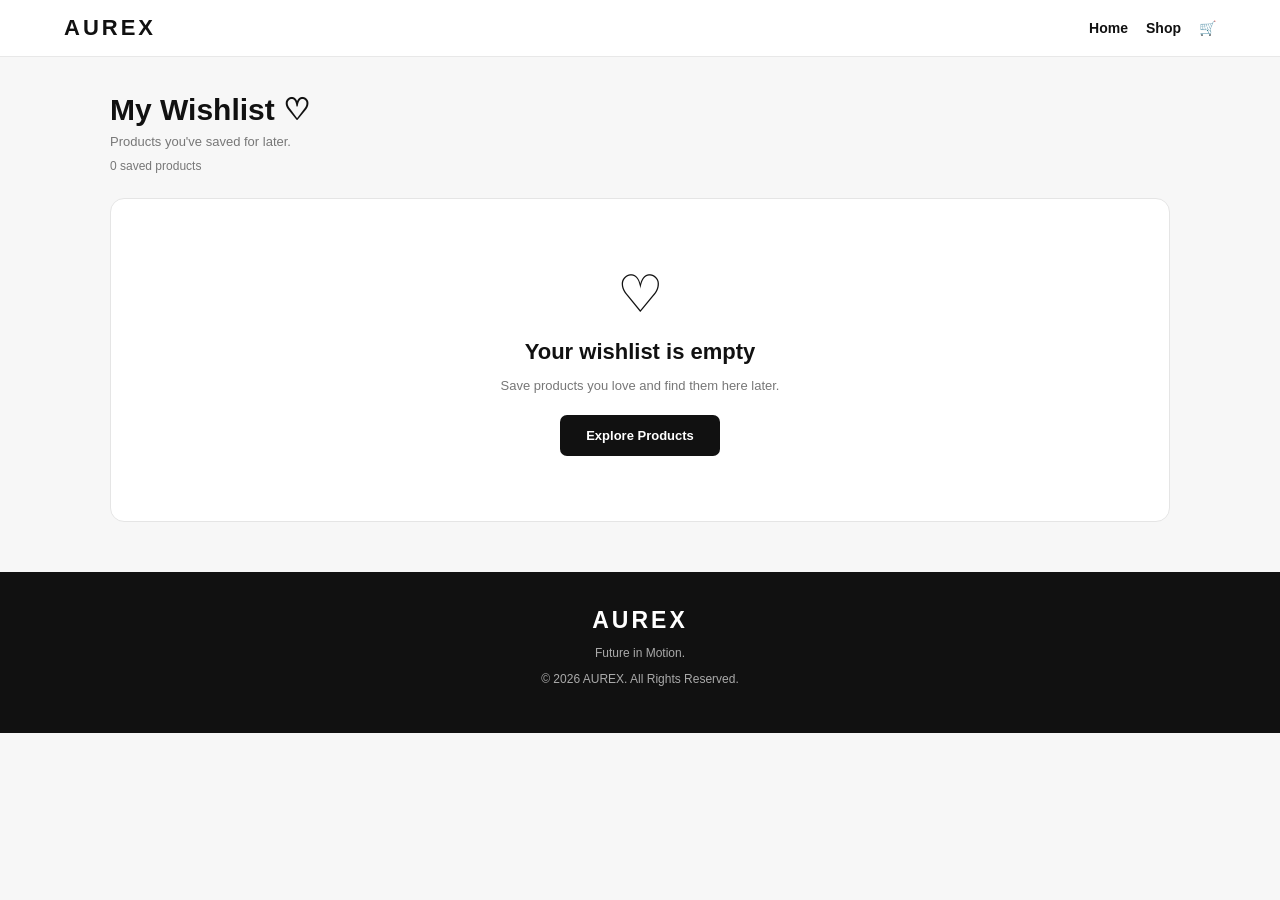
<file: wishlist.html>
<!DOCTYPE html>
<html lang="en">

<head>

<meta charset="UTF-8">

<meta name="viewport"
content="width=device-width, initial-scale=1.0">

<title>AUREX — Wishlist</title>

<style>

* {
    box-sizing: border-box;
}

body {
    margin: 0;
    font-family: Arial, sans-serif;
    background: #f7f7f7;
    color: #111;
}

.wishlist-header {
    background: #fff;
    border-bottom: 1px solid #e8e8e8;
    padding: 15px 5%;
}

.header-row {
    display: flex;
    align-items: center;
    justify-content: space-between;
}

.logo {
    color: #111;
    text-decoration: none;
    font-size: 22px;
    font-weight: 800;
    letter-spacing: 3px;
}

.header-links {
    display: flex;
    gap: 18px;
}

.header-links a {
    color: #111;
    text-decoration: none;
    font-size: 14px;
    font-weight: 600;
}

.wishlist-wrapper {
    max-width: 1100px;
    margin: 35px auto;
    padding: 0 20px;
}

.wishlist-heading {
    margin-bottom: 25px;
}

.wishlist-heading h1 {
    margin: 0;
    font-size: 30px;
}

.wishlist-heading p {
    margin: 7px 0 0;
    color: #777;
    font-size: 13px;
}

.wishlist-count {
    margin-top: 10px;
    color: #777;
    font-size: 12px;
}

.wishlist-grid {
    display: grid;
    grid-template-columns:
        repeat(4, 1fr);
    gap: 18px;
}

.wishlist-card {
    background: #fff;
    border: 1px solid #e5e5e5;
    border-radius: 14px;
    overflow: hidden;
    position: relative;
    transition:
        transform .2s ease,
        box-shadow .2s ease;
}

.wishlist-card:hover {
    transform: translateY(-4px);
    box-shadow:
        0 12px 30px rgba(0,0,0,.08);
}

.product-link {
    display: block;
    color: inherit;
    text-decoration: none;
}

.product-image {
    width: 100%;
    height: 240px;
    object-fit: contain;
    background: #f3f3f3;
}

.product-info {
    padding: 15px;
}

.product-info h3 {
    margin: 0 0 8px;
    font-size: 15px;
}

.product-price {
    margin: 0;
    font-size: 17px;
    font-weight: 800;
}

.product-category {
    margin-top: 6px;
    color: #888;
    font-size: 11px;
}

.remove-wishlist {
    position: absolute;
    top: 10px;
    right: 10px;

    width: 36px;
    height: 36px;

    border: none;
    border-radius: 50%;

    background: #fff;

    box-shadow:
        0 4px 15px rgba(0,0,0,.12);

    cursor: pointer;

    font-size: 18px;

    z-index: 5;
}

.remove-wishlist:hover {
    transform: scale(1.08);
}

.view-button {
    display: block;
    margin-top: 12px;

    background: #111;
    color: #fff;

    text-align: center;
    text-decoration: none;

    padding: 11px;

    border-radius: 7px;

    font-size: 12px;
    font-weight: bold;
}

.empty-wishlist {
    display: none;

    background: #fff;

    border: 1px solid #e5e5e5;

    border-radius: 14px;

    padding: 65px 20px;

    text-align: center;
}

.empty-icon {
    font-size: 52px;
    margin-bottom: 15px;
}

.empty-wishlist h2 {
    margin: 0 0 8px;
    font-size: 22px;
}

.empty-wishlist p {
    color: #777;
    font-size: 13px;
    margin-bottom: 22px;
}

.shop-button {
    display: inline-block;

    background: #111;
    color: #fff;

    text-decoration: none;

    padding: 13px 26px;

    border-radius: 7px;

    font-size: 13px;
    font-weight: bold;
}

.wishlist-footer {
    margin-top: 50px;

    background: #111;
    color: #fff;

    text-align: center;

    padding: 35px 20px;
}

.footer-logo {
    font-size: 23px;
    font-weight: 800;
    letter-spacing: 3px;
}

.wishlist-footer p {
    color: #aaa;
    font-size: 12px;
}

@media (max-width: 900px) {

    .wishlist-grid {
        grid-template-columns:
            repeat(3, 1fr);
    }

}

@media (max-width: 650px) {

    .wishlist-grid {
        grid-template-columns:
            repeat(2, 1fr);
        gap: 12px;
    }

    .wishlist-wrapper {
        margin: 22px auto;
        padding: 0 12px;
    }

    .wishlist-heading h1 {
        font-size: 25px;
    }

    .product-image {
        height: 190px;
    }

    .header-links {
        gap: 10px;
    }

}

@media (max-width: 400px) {

    .wishlist-grid {
        grid-template-columns: 1fr;
    }

}

</style>

</head>


<body>


<header class="wishlist-header">

    <div class="header-row">

        <a
        href="index.html"
        class="logo">

            AUREX

        </a>


        <div class="header-links">

            <a href="index.html">
                Home
            </a>

            <a href="products.html">
                Shop
            </a>

            <a href="cart.html">
                🛒
            </a>

        </div>

    </div>

</header>


<main class="wishlist-wrapper">


<div class="wishlist-heading">

    <h1>
        My Wishlist ♡
    </h1>

    <p>
        Products you've saved for later.
    </p>

    <div
    id="wishlistCount"
    class="wishlist-count">
    </div>

</div>


<div
id="wishlistGrid"
class="wishlist-grid">
</div>


<div
id="emptyWishlist"
class="empty-wishlist">

    <div class="empty-icon">
        ♡
    </div>

    <h2>
        Your wishlist is empty
    </h2>

    <p>
        Save products you love and find them here later.
    </p>

    <a
    href="products.html"
    class="shop-button">

        Explore Products

    </a>

</div>


</main>


<footer class="wishlist-footer">

    <div class="footer-logo">
        AUREX
    </div>

    <p>
        Future in Motion.
    </p>

    <p>
        © 2026 AUREX. All Rights Reserved.
    </p>

</footer>



<script type="text/javascript">

// @ts-nocheck


/* =====================================
   LOAD WISHLIST
===================================== */

var wishlist = [];

try {

    wishlist = JSON.parse(
        localStorage.getItem(
            "aurexWishlist"
        ) || "[]"
    );

    if (!Array.isArray(wishlist)) {

        wishlist = [];

    }

} catch (error) {

    wishlist = [];

}


/* =====================================
   ELEMENTS
===================================== */

var grid =
    document.getElementById(
        "wishlistGrid"
    );


var emptyWishlist =
    document.getElementById(
        "emptyWishlist"
    );


var wishlistCount =
    document.getElementById(
        "wishlistCount"
    );


/* =====================================
   SAVE
===================================== */

function saveWishlist() {

    localStorage.setItem(
        "aurexWishlist",
        JSON.stringify(wishlist)
    );

}


/* =====================================
   ESCAPE HTML
===================================== */

function escapeHTML(value) {

    var div =
        document.createElement("div");

    div.textContent =
        String(value);

    return div.innerHTML;

}


/* =====================================
   RENDER
===================================== */

function renderWishlist() {

    grid.innerHTML = "";


    wishlistCount.textContent =
        wishlist.length +
        (
            wishlist.length === 1
            ? " saved product"
            : " saved products"
        );


    if (wishlist.length === 0) {

        grid.style.display = "none";

        emptyWishlist.style.display =
            "block";

        return;

    }


    grid.style.display = "grid";

    emptyWishlist.style.display =
        "none";


    for (
        var i = 0;
        i < wishlist.length;
        i++
    ) {

        var item =
            wishlist[i];


        var image =
            item.image ||
            "https://via.placeholder.com/700x700?text=AUREX";


        var name =
            item.name ||
            "AUREX Product";


        var price =
            Number(
                item.price || 0
            );


        var category =
            item.category ||
            "AUREX";


        var card =
            document.createElement("div");


        card.className =
            "wishlist-card";


        card.innerHTML =

            '<button ' +
            'class="remove-wishlist" ' +
            'data-index="' +
            i +
            '" ' +
            'title="Remove from wishlist">' +

            '♥' +

            '</button>' +


            '<a ' +
            'class="product-link" ' +
            'href="product.html?id=' +
            encodeURIComponent(
                item.id
            ) +
            '">' +

            '<img ' +
            'class="product-image" ' +
            'src="' +
            escapeHTML(image) +
            '" ' +
            'alt="' +
            escapeHTML(name) +
            '" ' +
            'loading="lazy">' +


            '<div class="product-info">' +

            '<h3>' +
            escapeHTML(name) +
            '</h3>' +

            '<p class="product-price">' +
            '₹' +
            price.toLocaleString(
                "en-IN"
            ) +
            '</p>' +

            '<div class="product-category">' +
            escapeHTML(category) +
            '</div>' +

            '<span class="view-button">' +
            'View Product' +
            '</span>' +

            '</div>' +

            '</a>';


        grid.appendChild(card);

    }


    var removeButtons =
        document.querySelectorAll(
            ".remove-wishlist"
        );


    for (
        var r = 0;
        r < removeButtons.length;
        r++
    ) {

        removeButtons[r]
        .addEventListener(
            "click",
            function(event) {

                event.preventDefault();

                event.stopPropagation();


                var index =
                    Number(
                        this.getAttribute(
                            "data-index"
                        )
                    );


                wishlist.splice(
                    index,
                    1
                );


                saveWishlist();

                renderWishlist();

            }
        );

    }

}


/* =====================================
   INITIAL LOAD
===================================== */

renderWishlist();

</script>
<link rel="stylesheet" href="bottom-nav.css">
<script src="bottom-nav.js"></script>

</body>

</html>
</file>
<file: bottom-nav.css>
/* ========================================
   AUREX MOBILE BOTTOM NAVIGATION
======================================== */

.aurex-bottom-nav{
    display:none;
}


/* ========================================
   MOBILE
======================================== */

@media (max-width:750px){

    body{
        padding-bottom:82px;
    }

    .aurex-bottom-nav{

        position:fixed;

        left:10px;
        right:10px;
        bottom:10px;

        height:66px;

        display:grid;
        grid-template-columns:repeat(5,1fr);

        align-items:center;

        background:rgba(10,10,12,.94);

        border:1px solid rgba(255,255,255,.10);

        border-radius:20px;

        box-shadow:
            0 15px 45px rgba(0,0,0,.45),
            0 0 25px rgba(0,183,255,.06);

        backdrop-filter:blur(18px);
        -webkit-backdrop-filter:blur(18px);

        z-index:999999;

        padding:5px;

    }


    /* ====================================
       NAV ITEM
    ==================================== */

    .aurex-nav-item{

        position:relative;

        height:56px;

        display:flex;

        flex-direction:column;

        align-items:center;

        justify-content:center;

        gap:3px;

        text-decoration:none;

        color:#777;

        border-radius:15px;

        transition:
            .25s ease;

        -webkit-tap-highlight-color:
            transparent;

    }


    /* ====================================
       ICON
    ==================================== */

    .aurex-nav-icon{

        position:relative;

        width:25px;
        height:25px;

        display:flex;

        align-items:center;
        justify-content:center;

        font-size:22px;

        line-height:1;

        transition:.25s ease;

    }


    /* ====================================
       LABEL
    ==================================== */

    .aurex-nav-label{

        font-size:9px;

        font-weight:700;

        letter-spacing:.2px;

        transition:.25s ease;

    }


    /* ====================================
       ACTIVE
    ==================================== */

    .aurex-nav-item.active{

        color:#fff;

        background:
            linear-gradient(
                145deg,
                rgba(0,183,255,.16),
                rgba(0,183,255,.04)
            );

    }


    .aurex-nav-item.active
    .aurex-nav-icon{

        color:#6be2ff;

        transform:
            translateY(-1px);

        text-shadow:
            0 0 14px
            rgba(0,183,255,.7);

    }


    .aurex-nav-item.active
    .aurex-nav-label{

        color:#fff;

    }


    /* ====================================
       TOUCH EFFECT
    ==================================== */

    .aurex-nav-item:active{

        transform:scale(.92);

    }


    /* ====================================
       CART BADGE
    ==================================== */

    .cart-icon{

        position:relative;

    }


    .aurex-cart-badge{

        position:absolute;

        top:-7px;
        right:-9px;

        min-width:16px;
        height:16px;

        padding:0 4px;

        display:flex;

        align-items:center;
        justify-content:center;

        background:#ff3b30;

        color:#fff;

        border-radius:999px;

        font-size:8px;

        font-weight:900;

        border:2px solid #0a0a0c;

    }

}


/* ========================================
   VERY SMALL PHONES
======================================== */

@media (max-width:380px){

    .aurex-bottom-nav{

        left:6px;
        right:6px;
        bottom:6px;

        height:62px;

        border-radius:18px;

    }

    .aurex-nav-item{

        height:52px;

    }

    .aurex-nav-icon{

        font-size:20px;

    }

    .aurex-nav-label{

        font-size:8px;

    }

}
</file>
